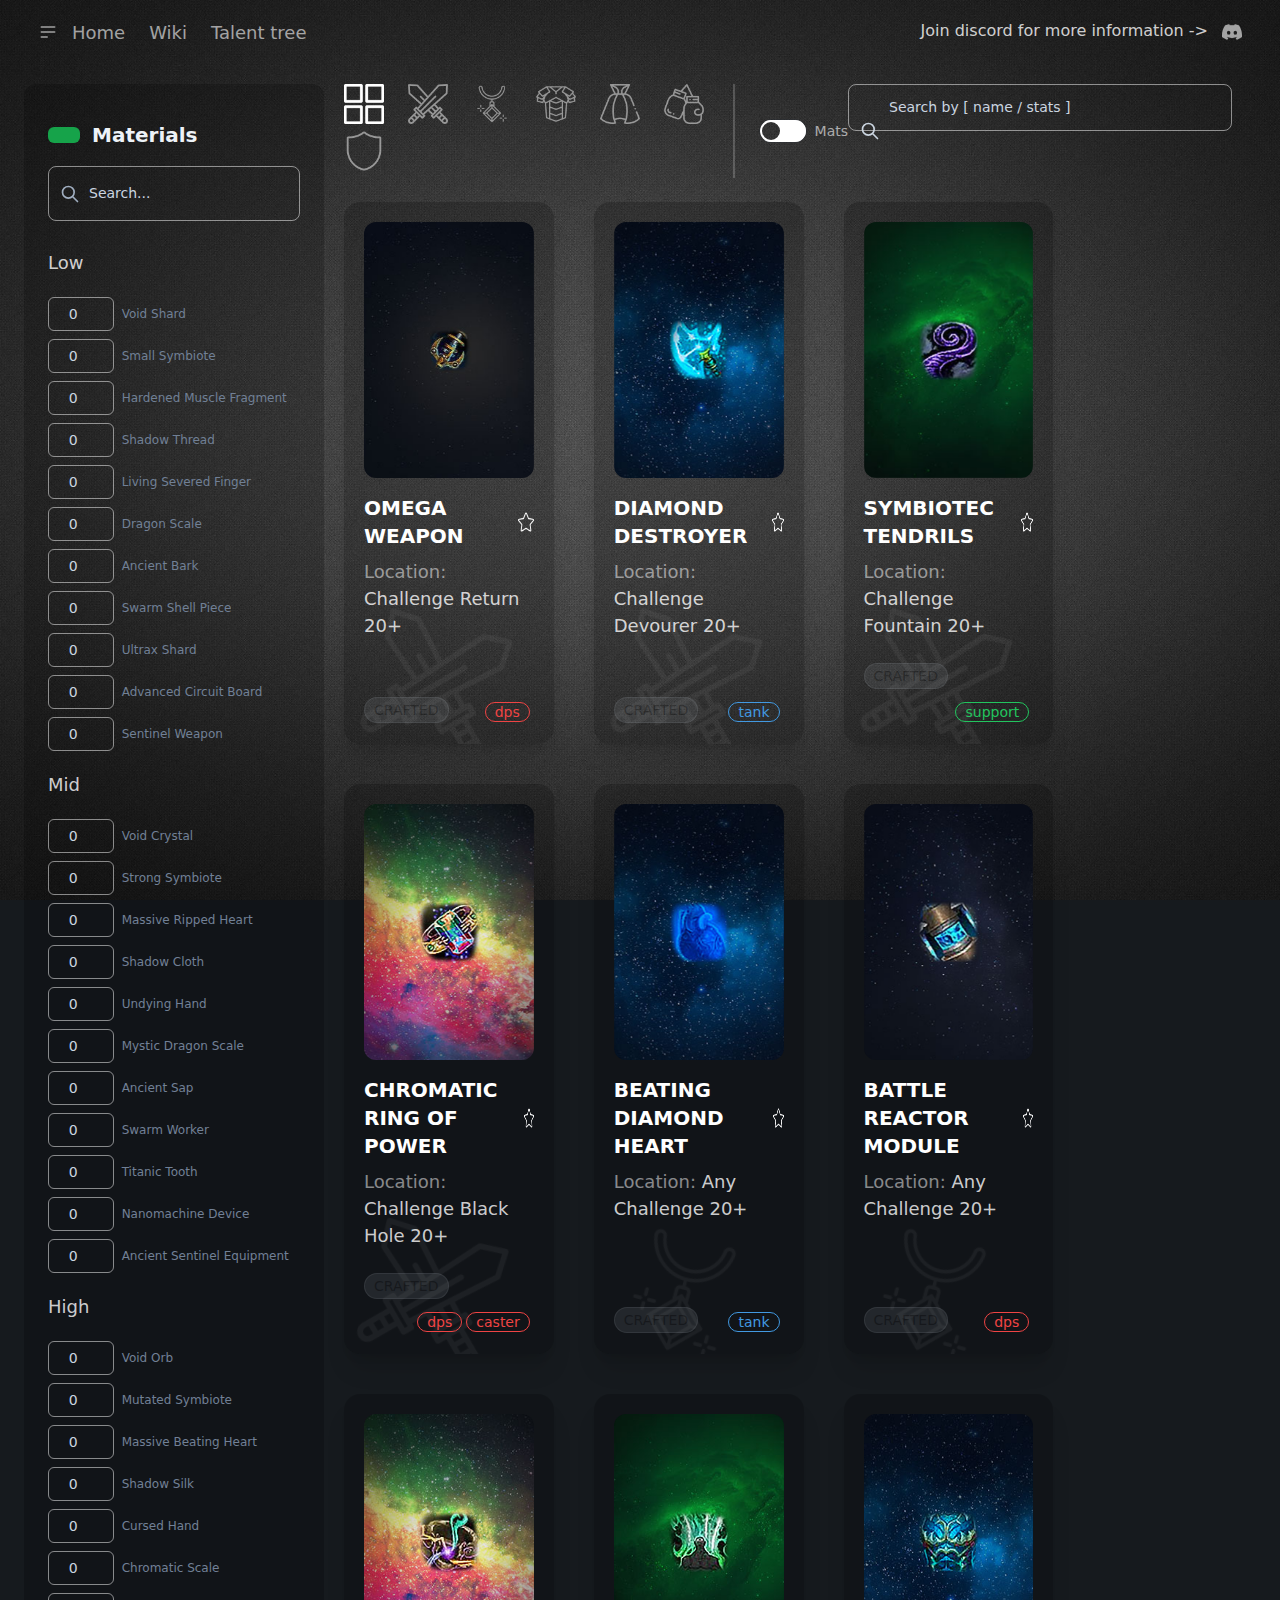
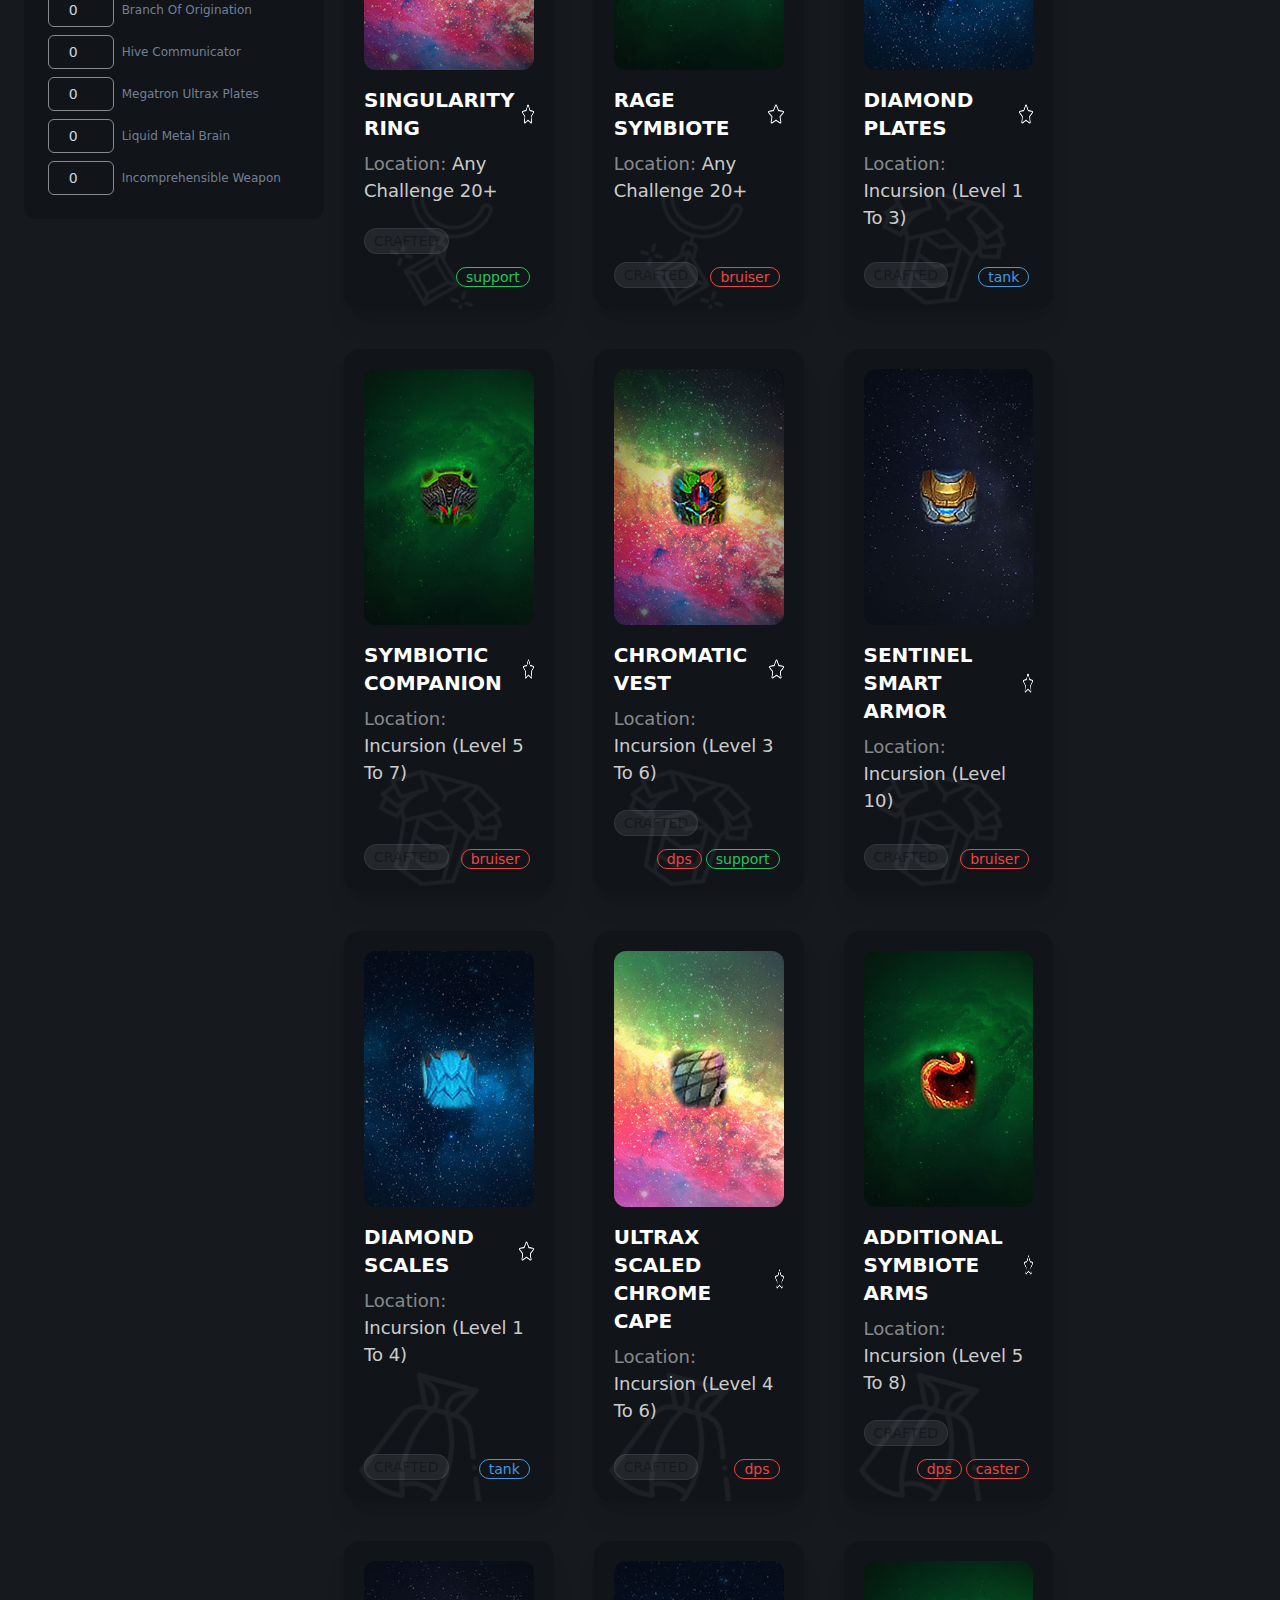
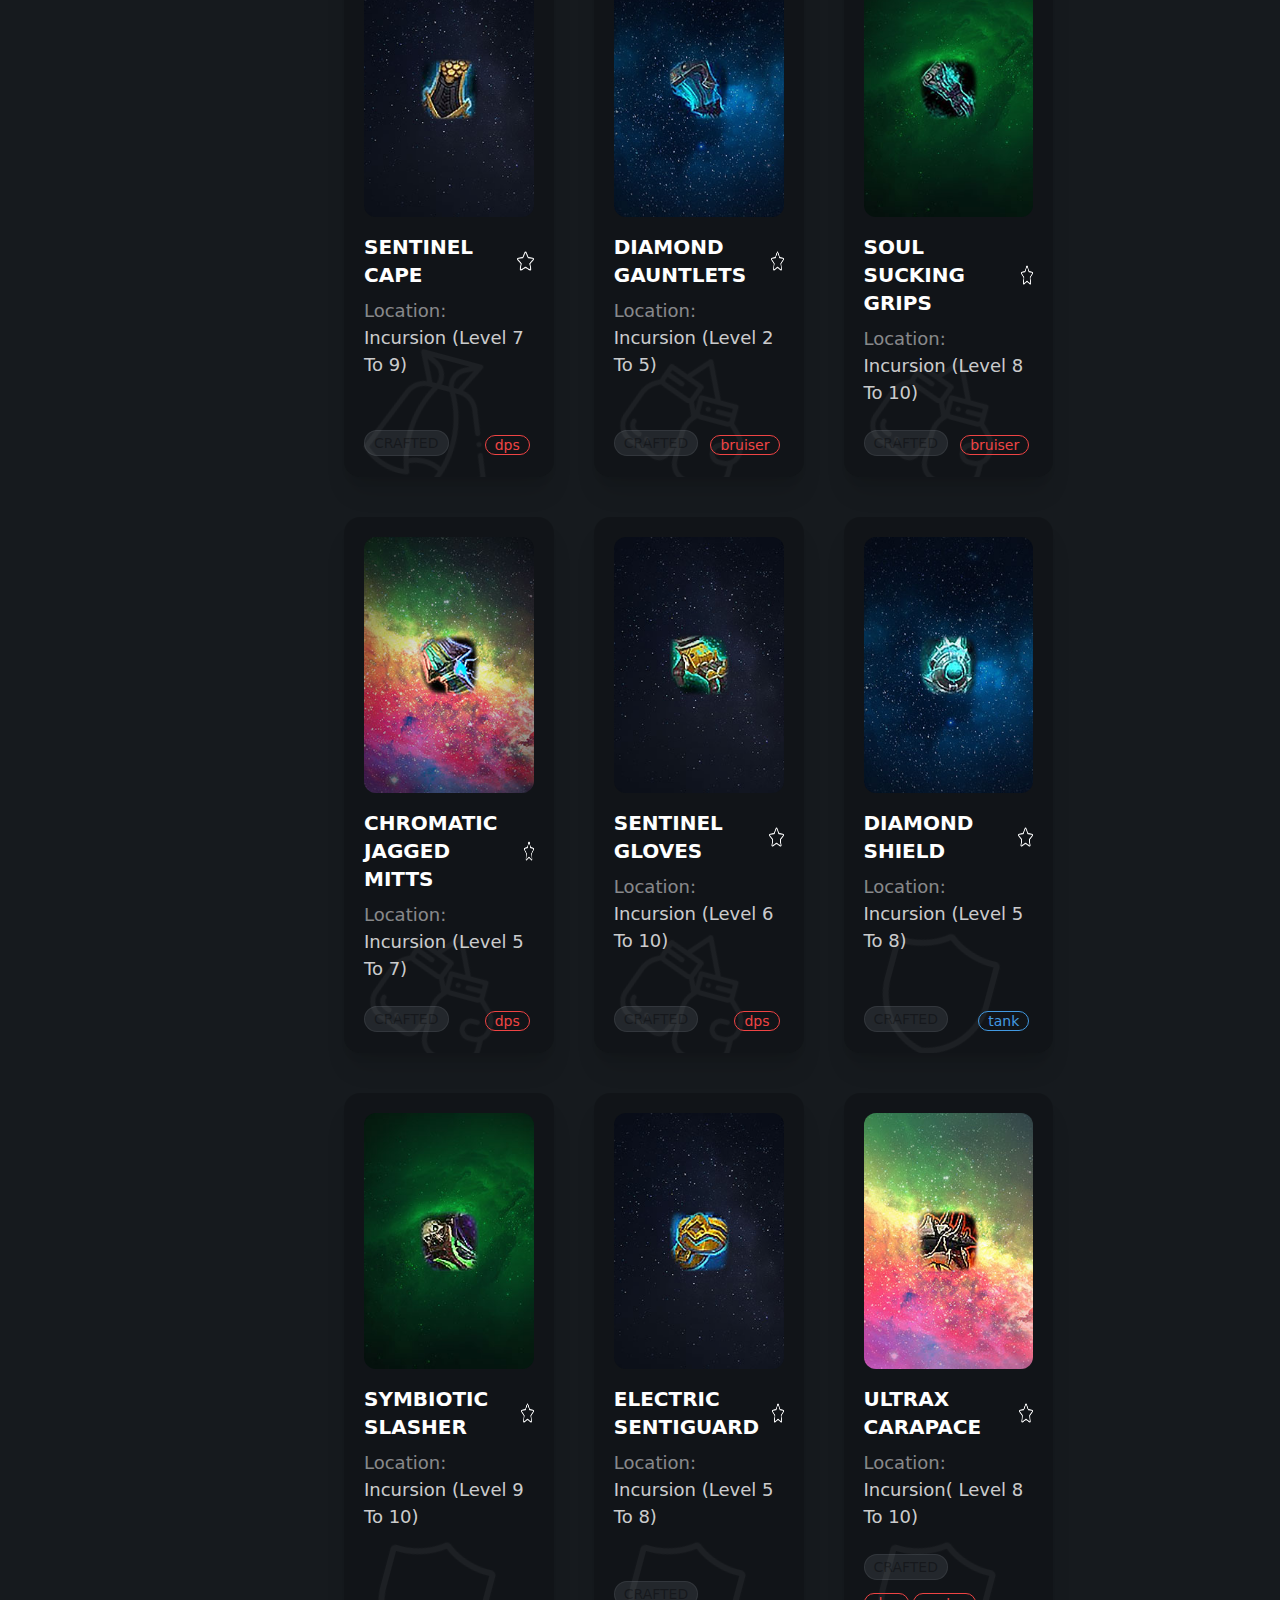
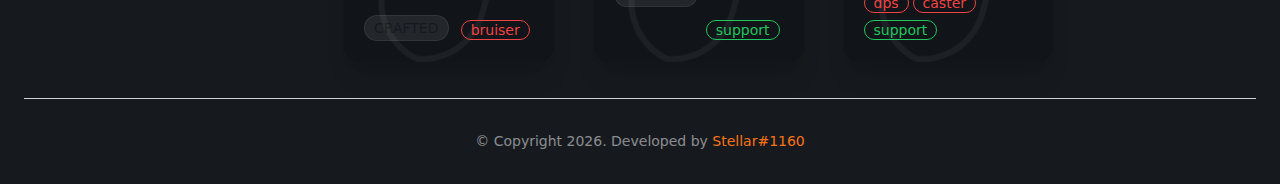
<file: index.html>
<!DOCTYPE html><html lang="en"><head><meta charSet="UTF-8"/><meta name="viewport" content="width=device-width,initial-scale=1"/><link rel="apple-touch-icon" href="/apple-touch-icon.png"/><link rel="icon" type="image/png" sizes="32x32" href="/favicon-32x32.png"/><link rel="icon" type="image/png" sizes="16x16" href="/favicon-16x16.png"/><link rel="icon" href="/cache/favicon.ico"/><title>Recipe tracker/browser | AOD</title><meta name="robots" content="index,follow"/><meta name="description" content="Warcraft 3 custom map : Aspect of doom warcraft 3 tracker/recipe browser"/><meta property="og:title" content="Recipe tracker/browser | AOD"/><meta property="og:description" content="Warcraft 3 custom map : Aspect of doom warcraft 3 tracker/recipe browser"/><meta property="og:locale" content="en"/><meta property="og:site_name" content="Aspect of Doom Recipe tracker/browser"/><meta name="next-head-count" content="13"/><link rel="preload" href="/_next/static/css/a76d19d7732ec321.css" as="style"/><link rel="stylesheet" href="/_next/static/css/a76d19d7732ec321.css" data-n-g=""/><noscript data-n-css=""></noscript><script defer="" nomodule="" src="/_next/static/chunks/polyfills-c67a75d1b6f99dc8.js"></script><script src="/_next/static/chunks/webpack-8fa1640cc84ba8fe.js" defer=""></script><script src="/_next/static/chunks/framework-2c79e2a64abdb08b.js" defer=""></script><script src="/_next/static/chunks/main-97927b8cd08b2c1f.js" defer=""></script><script src="/_next/static/chunks/pages/_app-4d382bb3f7b1df70.js" defer=""></script><script src="/_next/static/chunks/26-4fddab6bb4fc4953.js" defer=""></script><script src="/_next/static/chunks/pages/index-51849e0d36080316.js" defer=""></script><script src="/_next/static/M8z0GoXXw0bqTHX0f2Vg8/_buildManifest.js" defer=""></script><script src="/_next/static/M8z0GoXXw0bqTHX0f2Vg8/_ssgManifest.js" defer=""></script></head><body><div id="__next"><div class="w-full px-6 text-gray-700 antialiased"><div class="max-w-screen-xxl mx-auto overflow-x-hidden"><header class=""><div class="navbar p-0"><div class="navbar-start"><div class="dropdown"><label tabindex="0" class="btn-ghost btn-circle btn"><svg xmlns="http://www.w3.org/2000/svg" class="h-5 w-5 text-white/60" fill="none" viewBox="0 0 24 24" stroke="currentColor"><path stroke-linecap="round" stroke-linejoin="round" stroke-width="2" d="M4 6h16M4 12h16M4 18h7"></path></svg></label></div><nav><ul class="flex flex-wrap text-lg"><li class="mr-6"><a class="border-none text-white/60 hover:text-white" href="/">Home</a></li><li class="mr-6"><a class="border-none text-white/60 hover:text-white" href="https://sites.google.com/view/aspectofdoomrpg/item-wiki">Wiki</a></li><li class="mr-6"><a class="border-none text-white/60 hover:text-white" href="https://aspectofdoom.com/talent/" target="_blank" rel="noreferrer">Talent tree</a></li></ul></nav></div><div class="navbar-end"><p class="pb-[3px] text-white/80">Join discord for more information <!-- -->-&gt;</p><button class="btn-ghost btn-circle btn"><div class="indicator"><a class="border-none text-white/60 hover:text-white" target="_blank" href="https://discord.gg/aodrpg"><svg xmlns="http://www.w3.org/2000/svg" class="h-5 w-5 text-white/60" fill="none" viewBox="0 -28.5 256 256" stroke="currentColor"><g><path stroke-linecap="round" stroke-linejoin="round" stroke-width="2" d="M216.856339,16.5966031 C200.285002,8.84328665 182.566144,3.2084988 164.041564,0 C161.766523,4.11318106 159.108624,9.64549908 157.276099,14.0464379 C137.583995,11.0849896 118.072967,11.0849896 98.7430163,14.0464379 C96.9108417,9.64549908 94.1925838,4.11318106 91.8971895,0 C73.3526068,3.2084988 55.6133949,8.86399117 39.0420583,16.6376612 C5.61752293,67.146514 -3.4433191,116.400813 1.08711069,164.955721 C23.2560196,181.510915 44.7403634,191.567697 65.8621325,198.148576 C71.0772151,190.971126 75.7283628,183.341335 79.7352139,175.300261 C72.104019,172.400575 64.7949724,168.822202 57.8887866,164.667963 C59.7209612,163.310589 61.5131304,161.891452 63.2445898,160.431257 C105.36741,180.133187 151.134928,180.133187 192.754523,160.431257 C194.506336,161.891452 196.298154,163.310589 198.110326,164.667963 C191.183787,168.842556 183.854737,172.420929 176.223542,175.320965 C180.230393,183.341335 184.861538,190.991831 190.096624,198.16893 C211.238746,191.588051 232.743023,181.531619 254.911949,164.955721 C260.227747,108.668201 245.831087,59.8662432 216.856339,16.5966031 Z M85.4738752,135.09489 C72.8290281,135.09489 62.4592217,123.290155 62.4592217,108.914901 C62.4592217,94.5396472 72.607595,82.7145587 85.4738752,82.7145587 C98.3405064,82.7145587 108.709962,94.5189427 108.488529,108.914901 C108.508531,123.290155 98.3405064,135.09489 85.4738752,135.09489 Z M170.525237,135.09489 C157.88039,135.09489 147.510584,123.290155 147.510584,108.914901 C147.510584,94.5396472 157.658606,82.7145587 170.525237,82.7145587 C183.391518,82.7145587 193.761324,94.5189427 193.539891,108.914901 C193.539891,123.290155 183.391518,135.09489 170.525237,135.09489 Z" fill="currentColor"></path></g></svg></a></div></button></div></div></header><main class="content flex items-start py-5 text-lg"><div class="sidebar min-w-[300px] w-[300px] rounded-xl bg-black/20 px-6 pt-8 pb-4 text-center lg:left-0"><div class="text-xl text-gray-100"><div class="mt-1 flex items-center pb-4"><i class="bi bi-app-indicator rounded-md bg-green-600 cursor-pointer px-4 py-2 tooltip tooltip-white" data-tip="ON/OFF"></i><h2 class="ml-3 text-[20px] font-bold text-gray-200">Materials</h2><i class="bi bi-x ml-28 cursor-pointer lg:hidden"></i></div></div><div class="relative mb-4"><div class="pointer-events-none absolute inset-y-0 left-0 flex items-center pl-3"><svg aria-hidden="true" class="h-5 w-5 text-gray-500 text-gray-400" fill="none" stroke="currentColor" viewBox="0 0 24 24" xmlns="http://www.w3.org/2000/svg"><path stroke-linecap="round" stroke-linejoin="round" stroke-width="2" d="M21 21l-6-6m2-5a7 7 0 11-14 0 7 7 0 0114 0z"></path></svg></div><input type="search" id="default-search" class="block w-full rounded-lg border border-white/50 bg-transparent p-4 pl-10 text-sm text-gray-900 text-white placeholder:text-gray-400 focus:border-white focus:ring-green-500" placeholder="Search..." required=""/></div><div class="text-left capitalize text-white"><div class="collapse-title p-0 pt-3 text-white/80">low</div><div class="p-0"><div class="mb-2"><div class="inline-flex justify-between rounded border-white/50 "><input placeholder="0" class="w-1/3 rounded-md border border-white/50 bg-transparent py-1 px-2 text-center  text-sm text-white focus:outline-none" type="number" min="0"/><label class="w-full select-none p-2 text-left text-xs text-gray-600">void shard</label></div></div><div class="mb-2"><div class="inline-flex justify-between rounded border-white/50 "><input placeholder="0" class="w-1/3 rounded-md border border-white/50 bg-transparent py-1 px-2 text-center  text-sm text-white focus:outline-none" type="number" min="0"/><label class="w-full select-none p-2 text-left text-xs text-gray-600">small symbiote</label></div></div><div class="mb-2"><div class="inline-flex justify-between rounded border-white/50 "><input placeholder="0" class="w-1/3 rounded-md border border-white/50 bg-transparent py-1 px-2 text-center  text-sm text-white focus:outline-none" type="number" min="0"/><label class="w-full select-none p-2 text-left text-xs text-gray-600">hardened muscle fragment</label></div></div><div class="mb-2"><div class="inline-flex justify-between rounded border-white/50 "><input placeholder="0" class="w-1/3 rounded-md border border-white/50 bg-transparent py-1 px-2 text-center  text-sm text-white focus:outline-none" type="number" min="0"/><label class="w-full select-none p-2 text-left text-xs text-gray-600">shadow thread</label></div></div><div class="mb-2"><div class="inline-flex justify-between rounded border-white/50 "><input placeholder="0" class="w-1/3 rounded-md border border-white/50 bg-transparent py-1 px-2 text-center  text-sm text-white focus:outline-none" type="number" min="0"/><label class="w-full select-none p-2 text-left text-xs text-gray-600">living severed finger</label></div></div><div class="mb-2"><div class="inline-flex justify-between rounded border-white/50 "><input placeholder="0" class="w-1/3 rounded-md border border-white/50 bg-transparent py-1 px-2 text-center  text-sm text-white focus:outline-none" type="number" min="0"/><label class="w-full select-none p-2 text-left text-xs text-gray-600">dragon scale</label></div></div><div class="mb-2"><div class="inline-flex justify-between rounded border-white/50 "><input placeholder="0" class="w-1/3 rounded-md border border-white/50 bg-transparent py-1 px-2 text-center  text-sm text-white focus:outline-none" type="number" min="0"/><label class="w-full select-none p-2 text-left text-xs text-gray-600">ancient bark</label></div></div><div class="mb-2"><div class="inline-flex justify-between rounded border-white/50 "><input placeholder="0" class="w-1/3 rounded-md border border-white/50 bg-transparent py-1 px-2 text-center  text-sm text-white focus:outline-none" type="number" min="0"/><label class="w-full select-none p-2 text-left text-xs text-gray-600">swarm shell piece</label></div></div><div class="mb-2"><div class="inline-flex justify-between rounded border-white/50 "><input placeholder="0" class="w-1/3 rounded-md border border-white/50 bg-transparent py-1 px-2 text-center  text-sm text-white focus:outline-none" type="number" min="0"/><label class="w-full select-none p-2 text-left text-xs text-gray-600">ultrax shard</label></div></div><div class="mb-2"><div class="inline-flex justify-between rounded border-white/50 "><input placeholder="0" class="w-1/3 rounded-md border border-white/50 bg-transparent py-1 px-2 text-center  text-sm text-white focus:outline-none" type="number" min="0"/><label class="w-full select-none p-2 text-left text-xs text-gray-600">advanced circuit board</label></div></div><div class="mb-2"><div class="inline-flex justify-between rounded border-white/50 "><input placeholder="0" class="w-1/3 rounded-md border border-white/50 bg-transparent py-1 px-2 text-center  text-sm text-white focus:outline-none" type="number" min="0"/><label class="w-full select-none p-2 text-left text-xs text-gray-600">sentinel weapon</label></div></div></div></div><div class="text-left capitalize text-white"><div class="collapse-title p-0 pt-3 text-white/80">mid</div><div class="p-0"><div class="mb-2"><div class="inline-flex justify-between rounded border-white/50 "><input placeholder="0" class="w-1/3 rounded-md border border-white/50 bg-transparent py-1 px-2 text-center  text-sm text-white focus:outline-none" type="number" min="0"/><label class="w-full select-none p-2 text-left text-xs text-gray-600">void crystal</label></div></div><div class="mb-2"><div class="inline-flex justify-between rounded border-white/50 "><input placeholder="0" class="w-1/3 rounded-md border border-white/50 bg-transparent py-1 px-2 text-center  text-sm text-white focus:outline-none" type="number" min="0"/><label class="w-full select-none p-2 text-left text-xs text-gray-600">strong symbiote</label></div></div><div class="mb-2"><div class="inline-flex justify-between rounded border-white/50 "><input placeholder="0" class="w-1/3 rounded-md border border-white/50 bg-transparent py-1 px-2 text-center  text-sm text-white focus:outline-none" type="number" min="0"/><label class="w-full select-none p-2 text-left text-xs text-gray-600">massive ripped heart</label></div></div><div class="mb-2"><div class="inline-flex justify-between rounded border-white/50 "><input placeholder="0" class="w-1/3 rounded-md border border-white/50 bg-transparent py-1 px-2 text-center  text-sm text-white focus:outline-none" type="number" min="0"/><label class="w-full select-none p-2 text-left text-xs text-gray-600">shadow cloth</label></div></div><div class="mb-2"><div class="inline-flex justify-between rounded border-white/50 "><input placeholder="0" class="w-1/3 rounded-md border border-white/50 bg-transparent py-1 px-2 text-center  text-sm text-white focus:outline-none" type="number" min="0"/><label class="w-full select-none p-2 text-left text-xs text-gray-600">undying hand</label></div></div><div class="mb-2"><div class="inline-flex justify-between rounded border-white/50 "><input placeholder="0" class="w-1/3 rounded-md border border-white/50 bg-transparent py-1 px-2 text-center  text-sm text-white focus:outline-none" type="number" min="0"/><label class="w-full select-none p-2 text-left text-xs text-gray-600">mystic dragon scale</label></div></div><div class="mb-2"><div class="inline-flex justify-between rounded border-white/50 "><input placeholder="0" class="w-1/3 rounded-md border border-white/50 bg-transparent py-1 px-2 text-center  text-sm text-white focus:outline-none" type="number" min="0"/><label class="w-full select-none p-2 text-left text-xs text-gray-600">ancient sap</label></div></div><div class="mb-2"><div class="inline-flex justify-between rounded border-white/50 "><input placeholder="0" class="w-1/3 rounded-md border border-white/50 bg-transparent py-1 px-2 text-center  text-sm text-white focus:outline-none" type="number" min="0"/><label class="w-full select-none p-2 text-left text-xs text-gray-600">swarm worker</label></div></div><div class="mb-2"><div class="inline-flex justify-between rounded border-white/50 "><input placeholder="0" class="w-1/3 rounded-md border border-white/50 bg-transparent py-1 px-2 text-center  text-sm text-white focus:outline-none" type="number" min="0"/><label class="w-full select-none p-2 text-left text-xs text-gray-600">titanic tooth</label></div></div><div class="mb-2"><div class="inline-flex justify-between rounded border-white/50 "><input placeholder="0" class="w-1/3 rounded-md border border-white/50 bg-transparent py-1 px-2 text-center  text-sm text-white focus:outline-none" type="number" min="0"/><label class="w-full select-none p-2 text-left text-xs text-gray-600">nanomachine device</label></div></div><div class="mb-2"><div class="inline-flex justify-between rounded border-white/50 "><input placeholder="0" class="w-1/3 rounded-md border border-white/50 bg-transparent py-1 px-2 text-center  text-sm text-white focus:outline-none" type="number" min="0"/><label class="w-full select-none p-2 text-left text-xs text-gray-600">ancient sentinel equipment</label></div></div></div></div><div class="text-left capitalize text-white"><div class="collapse-title p-0 pt-3 text-white/80">high</div><div class="p-0"><div class="mb-2"><div class="inline-flex justify-between rounded border-white/50 "><input placeholder="0" class="w-1/3 rounded-md border border-white/50 bg-transparent py-1 px-2 text-center  text-sm text-white focus:outline-none" type="number" min="0"/><label class="w-full select-none p-2 text-left text-xs text-gray-600">void orb</label></div></div><div class="mb-2"><div class="inline-flex justify-between rounded border-white/50 "><input placeholder="0" class="w-1/3 rounded-md border border-white/50 bg-transparent py-1 px-2 text-center  text-sm text-white focus:outline-none" type="number" min="0"/><label class="w-full select-none p-2 text-left text-xs text-gray-600">mutated symbiote</label></div></div><div class="mb-2"><div class="inline-flex justify-between rounded border-white/50 "><input placeholder="0" class="w-1/3 rounded-md border border-white/50 bg-transparent py-1 px-2 text-center  text-sm text-white focus:outline-none" type="number" min="0"/><label class="w-full select-none p-2 text-left text-xs text-gray-600">massive beating heart</label></div></div><div class="mb-2"><div class="inline-flex justify-between rounded border-white/50 "><input placeholder="0" class="w-1/3 rounded-md border border-white/50 bg-transparent py-1 px-2 text-center  text-sm text-white focus:outline-none" type="number" min="0"/><label class="w-full select-none p-2 text-left text-xs text-gray-600">shadow silk</label></div></div><div class="mb-2"><div class="inline-flex justify-between rounded border-white/50 "><input placeholder="0" class="w-1/3 rounded-md border border-white/50 bg-transparent py-1 px-2 text-center  text-sm text-white focus:outline-none" type="number" min="0"/><label class="w-full select-none p-2 text-left text-xs text-gray-600">cursed hand</label></div></div><div class="mb-2"><div class="inline-flex justify-between rounded border-white/50 "><input placeholder="0" class="w-1/3 rounded-md border border-white/50 bg-transparent py-1 px-2 text-center  text-sm text-white focus:outline-none" type="number" min="0"/><label class="w-full select-none p-2 text-left text-xs text-gray-600">chromatic scale</label></div></div><div class="mb-2"><div class="inline-flex justify-between rounded border-white/50 "><input placeholder="0" class="w-1/3 rounded-md border border-white/50 bg-transparent py-1 px-2 text-center  text-sm text-white focus:outline-none" type="number" min="0"/><label class="w-full select-none p-2 text-left text-xs text-gray-600">branch of origination</label></div></div><div class="mb-2"><div class="inline-flex justify-between rounded border-white/50 "><input placeholder="0" class="w-1/3 rounded-md border border-white/50 bg-transparent py-1 px-2 text-center  text-sm text-white focus:outline-none" type="number" min="0"/><label class="w-full select-none p-2 text-left text-xs text-gray-600">hive communicator</label></div></div><div class="mb-2"><div class="inline-flex justify-between rounded border-white/50 "><input placeholder="0" class="w-1/3 rounded-md border border-white/50 bg-transparent py-1 px-2 text-center  text-sm text-white focus:outline-none" type="number" min="0"/><label class="w-full select-none p-2 text-left text-xs text-gray-600">megatron ultrax plates</label></div></div><div class="mb-2"><div class="inline-flex justify-between rounded border-white/50 "><input placeholder="0" class="w-1/3 rounded-md border border-white/50 bg-transparent py-1 px-2 text-center  text-sm text-white focus:outline-none" type="number" min="0"/><label class="w-full select-none p-2 text-left text-xs text-gray-600">liquid metal brain</label></div></div><div class="mb-2"><div class="inline-flex justify-between rounded border-white/50 "><input placeholder="0" class="w-1/3 rounded-md border border-white/50 bg-transparent py-1 px-2 text-center  text-sm text-white focus:outline-none" type="number" min="0"/><label class="w-full select-none p-2 text-left text-xs text-gray-600">incomprehensible weapon</label></div></div></div></div></div><div class="equipment-list-container w-full pl-5"><nav class="mb-6 flex text-white/60"><ul class="flex flex-wrap text-lg text-white/60"><li class="mr-6"><button class="tooltip-white tooltip" data-tip="ALL"><img class="h-10 w-10 opacity-100 duration-500 hover:opacity-100" src="/assets/images/equipment/icon-all.png" alt="all"/></button></li><li class="mr-6"><button class="tooltip-white tooltip" data-tip="weapon"><img class="h-10 w-10 opacity-50 duration-500 hover:opacity-100" src="/assets/images/equipment/icon-weapon.png" alt="weapon"/></button></li><li class="mr-6"><button class="tooltip-white tooltip" data-tip="trinket"><img class="h-10 w-10 opacity-50 duration-500 hover:opacity-100" src="/assets/images/equipment/icon-trinket.png" alt="trinket"/></button></li><li class="mr-6"><button class="tooltip-white tooltip" data-tip="armor"><img class="h-10 w-10 opacity-50 duration-500 hover:opacity-100" src="/assets/images/equipment/icon-armor.png" alt="armor"/></button></li><li class="mr-6"><button class="tooltip-white tooltip" data-tip="cloak"><img class="h-10 w-10 opacity-50 duration-500 hover:opacity-100" src="/assets/images/equipment/icon-cloak.png" alt="cloak"/></button></li><li class="mr-6"><button class="tooltip-white tooltip" data-tip="gloves"><img class="h-10 w-10 opacity-50 duration-500 hover:opacity-100" src="/assets/images/equipment/icon-gloves.png" alt="gloves"/></button></li><li class="mr-6"><button class="tooltip-white tooltip" data-tip="shield"><img class="h-10 w-10 opacity-50 duration-500 hover:opacity-100" src="/assets/images/equipment/icon-shield.png" alt="shield"/></button></li></ul><span class="w-0.5 bg-white/20"></span><ul class="ml-6 flex flex-wrap text-lg text-white/60"><label class="label flex cursor-pointer gap-2 p-0"><input type="checkbox" class="toggle-primary toggle bg-transparent"/><span class="label-text text-white/60">Mats</span></label></ul><div class="ml-auto flex"><div class="relative mr-6"><div class="pointer-events-none absolute inset-y-0 left-0 flex items-center pl-3"><svg aria-hidden="true" class="h-5 w-5 text-gray-400" fill="none" stroke="currentColor" viewBox="0 0 24 24" xmlns="http://www.w3.org/2000/svg"><path stroke-linecap="round" stroke-linejoin="round" stroke-width="2" d="M21 21l-6-6m2-5a7 7 0 11-14 0 7 7 0 0114 0z"></path></svg></div><input type="search" class="transition-width block w-96 rounded-lg border border-white/50 bg-transparent p-3 pl-10 text-sm text-white/80 text-gray-900 text-white duration-500 placeholder:text-gray-400 focus:border-white focus:outline-0 focus:ring-green-500" placeholder="Search by [ name / stats ]" required=""/></div><button class="tooltip-white tooltip ml-auto" data-tip="My List"><img class="h-10 w-10 opacity-50 duration-500 hover:opacity-100" src="/assets/images/equipment/icon-favorite.png" alt="all"/></button></div></nav><div class="equipment-container"><section class="flex flex-wrap gap-10"><div class="card w-[23%] overflow-hidden bg-black/20 bg-base-100 p-5 shadow-xl"><div style="background:url(/assets/images/equipment/icon-weapon.png) center/cover no-repeat;background-size:60%;background-position:bottom right;opacity:5%;width:100%;height:100%;position:absolute;bottom:0;right:0;transform:rotate(15deg);z-index:0"></div><div class="group h-64 w-full overflow-hidden rounded-xl [perspective:1000px]"><article class="relative h-full w-full shadow-xl transition-all duration-500 [transform-style:preserve-3d] group-hover:[transform:rotateY(180deg)]"><figure class="absolute inset-0" style="background:url(/assets/images/equipment/omega.jpg) center/cover no-repeat"></figure><div class="absolute inset-0 h-full w-full bg-black/60 p-2 text-center text-slate-200 delay-150 group-hover:opacity-0 opacity-0"><div class="flex min-h-full flex-col items-center justify-center"><p class="m-0 text-base ">advanced circuit board<!-- --> <!-- -->3</p><p class="m-0 text-base ">sentinel weapon<!-- --> <!-- -->2</p><p class="m-0 text-base ">nanomachine device<!-- --> <!-- -->1</p><p class="m-0 text-base ">ancient sentinel equipment<!-- --> <!-- -->1</p><p class="m-0 text-base ">incomprehensible weapon<!-- --> <!-- -->1</p><p class="m-0 text-base ">void orb<!-- --> <!-- -->1</p><p class="m-0 text-base ">world essence<!-- --> <!-- -->2</p></div></div><div class="absolute inset-0 h-full w-full bg-black/50 p-2 text-center text-slate-200 [transform:rotateY(180deg)] [backface-visibility:hidden] "><div class="flex min-h-full flex-col items-center justify-center"><p class="m-0 text-base ">6,500,000 damage</p><p class="m-0 text-base ">750,000 stats</p><p class="m-0 text-base ">160,000 armor</p><p class="m-0 text-base ">800% damage</p><p class="m-0 text-base text-orange-500">attacks strike twice</p><p class="m-0 text-base text-orange-500">attacks have 1% chance to increase damage by 300% for 10 secs</p></div></div></article></div><div class="card-body relative p-0 pt-4"><h3 class="card-title uppercase text-white">omega weapon<button class="h-5 w-5"><img class="h-5 w-5 duration-500 hover:opacity-100" src="/assets/images/equipment/icon-unfavorite.png" alt="all"/></button></h3><p class="text-white/50">Location:<!-- --> <span class="capitalize text-white/80">challenge return 20+</span></p><div class="card-actions relative mt-4 text-white/80"><div class="badge-secondary badge cursor-pointer border-gray-400/20 bg-gray-400/20 text-black/50 opacity-50 duration-500 hover:border-gray-400 hover:bg-gray-400 hover:text-black/70 py-3">CRAFTED</div><div class="ml-auto"><div class="badge-outline badge mr-1 lowercase border-red-500 text-red-500">dps</div></div></div></div></div><div class="card w-[23%] overflow-hidden bg-black/20 bg-base-100 p-5 shadow-xl"><div style="background:url(/assets/images/equipment/icon-weapon.png) center/cover no-repeat;background-size:60%;background-position:bottom right;opacity:5%;width:100%;height:100%;position:absolute;bottom:0;right:0;transform:rotate(15deg);z-index:0"></div><div class="group h-64 w-full overflow-hidden rounded-xl [perspective:1000px]"><article class="relative h-full w-full shadow-xl transition-all duration-500 [transform-style:preserve-3d] group-hover:[transform:rotateY(180deg)]"><figure class="absolute inset-0" style="background:url(/assets/images/equipment/diamond_destroyer.jpg) center/cover no-repeat"></figure><div class="absolute inset-0 h-full w-full bg-black/60 p-2 text-center text-slate-200 delay-150 group-hover:opacity-0 opacity-0"><div class="flex min-h-full flex-col items-center justify-center"><p class="m-0 text-base ">sentinel weapon<!-- --> <!-- -->3</p><p class="m-0 text-base ">ultrax shard<!-- --> <!-- -->2</p><p class="m-0 text-base ">ancient sentinel equipment<!-- --> <!-- -->1</p><p class="m-0 text-base ">strong symbiote<!-- --> <!-- -->1</p><p class="m-0 text-base ">incomprehensible weapon<!-- --> <!-- -->1</p><p class="m-0 text-base ">megatron ultrax plates<!-- --> <!-- -->1</p><p class="m-0 text-base ">world essence<!-- --> <!-- -->2</p></div></div><div class="absolute inset-0 h-full w-full bg-black/50 p-2 text-center text-slate-200 [transform:rotateY(180deg)] [backface-visibility:hidden] "><div class="flex min-h-full flex-col items-center justify-center"><p class="m-0 text-base ">2,000,000 damage</p><p class="m-0 text-base ">1,000,000 stats</p><p class="m-0 text-base ">650%+ damage</p><p class="m-0 text-base ">250,000 armor</p><p class="m-0 text-base ">20%+ damage reduction</p><p class="m-0 text-base text-orange-500">10% chance to deal 4000% damage to target</p><p class="m-0 text-base text-orange-500">15% chance to absorb damage received</p></div></div></article></div><div class="card-body relative p-0 pt-4"><h3 class="card-title uppercase text-white">diamond destroyer<button class="h-5 w-5"><img class="h-5 w-5 duration-500 hover:opacity-100" src="/assets/images/equipment/icon-unfavorite.png" alt="all"/></button></h3><p class="text-white/50">Location:<!-- --> <span class="capitalize text-white/80">challenge devourer 20+</span></p><div class="card-actions relative mt-4 text-white/80"><div class="badge-secondary badge cursor-pointer border-gray-400/20 bg-gray-400/20 text-black/50 opacity-50 duration-500 hover:border-gray-400 hover:bg-gray-400 hover:text-black/70 py-3">CRAFTED</div><div class="ml-auto"><div class="badge-outline badge mr-1 lowercase border-blue-500 text-blue-500">tank</div></div></div></div></div><div class="card w-[23%] overflow-hidden bg-black/20 bg-base-100 p-5 shadow-xl"><div style="background:url(/assets/images/equipment/icon-weapon.png) center/cover no-repeat;background-size:60%;background-position:bottom right;opacity:5%;width:100%;height:100%;position:absolute;bottom:0;right:0;transform:rotate(15deg);z-index:0"></div><div class="group h-64 w-full overflow-hidden rounded-xl [perspective:1000px]"><article class="relative h-full w-full shadow-xl transition-all duration-500 [transform-style:preserve-3d] group-hover:[transform:rotateY(180deg)]"><figure class="absolute inset-0" style="background:url(/assets/images/equipment/symbiote_tendrils.jpg) center/cover no-repeat"></figure><div class="absolute inset-0 h-full w-full bg-black/60 p-2 text-center text-slate-200 delay-150 group-hover:opacity-0 opacity-0"><div class="flex min-h-full flex-col items-center justify-center"><p class="m-0 text-base ">small symbiote<!-- --> <!-- -->3</p><p class="m-0 text-base ">hardened muscle fragment<!-- --> <!-- -->2</p><p class="m-0 text-base ">ancient sentinel equipment<!-- --> <!-- -->1</p><p class="m-0 text-base ">strong symbiote<!-- --> <!-- -->1</p><p class="m-0 text-base ">massive beating heart<!-- --> <!-- -->1</p><p class="m-0 text-base ">mutated symbiote<!-- --> <!-- -->1</p><p class="m-0 text-base ">world essence<!-- --> <!-- -->2</p></div></div><div class="absolute inset-0 h-full w-full bg-black/50 p-2 text-center text-slate-200 [transform:rotateY(180deg)] [backface-visibility:hidden] "><div class="flex min-h-full flex-col items-center justify-center"><p class="m-0 text-base ">4,000,000 damage</p><p class="m-0 text-base ">100,000 stats</p><p class="m-0 text-base ">200,000 armor</p><p class="m-0 text-base ">800% damage</p><p class="m-0 text-base text-orange-500">symbiotic fusion: attack an ally to hel them for 30% hp and 10% mp (20 seconds cd)</p></div></div></article></div><div class="card-body relative p-0 pt-4"><h3 class="card-title uppercase text-white">symbiotec tendrils<button class="h-5 w-5"><img class="h-5 w-5 duration-500 hover:opacity-100" src="/assets/images/equipment/icon-unfavorite.png" alt="all"/></button></h3><p class="text-white/50">Location:<!-- --> <span class="capitalize text-white/80">challenge fountain 20+</span></p><div class="card-actions relative mt-4 text-white/80"><div class="badge-secondary badge cursor-pointer border-gray-400/20 bg-gray-400/20 text-black/50 opacity-50 duration-500 hover:border-gray-400 hover:bg-gray-400 hover:text-black/70 py-3">CRAFTED</div><div class="ml-auto"><div class="badge-outline badge mr-1 lowercase border-green-500 text-green-500">support</div></div></div></div></div><div class="card w-[23%] overflow-hidden bg-black/20 bg-base-100 p-5 shadow-xl"><div style="background:url(/assets/images/equipment/icon-weapon.png) center/cover no-repeat;background-size:60%;background-position:bottom right;opacity:5%;width:100%;height:100%;position:absolute;bottom:0;right:0;transform:rotate(15deg);z-index:0"></div><div class="group h-64 w-full overflow-hidden rounded-xl [perspective:1000px]"><article class="relative h-full w-full shadow-xl transition-all duration-500 [transform-style:preserve-3d] group-hover:[transform:rotateY(180deg)]"><figure class="absolute inset-0" style="background:url(/assets/images/equipment/chromatic_ring.jpg) center/cover no-repeat"></figure><div class="absolute inset-0 h-full w-full bg-black/60 p-2 text-center text-slate-200 delay-150 group-hover:opacity-0 opacity-0"><div class="flex min-h-full flex-col items-center justify-center"><p class="m-0 text-base ">ultrax shard<!-- --> <!-- -->3</p><p class="m-0 text-base ">dragon scale<!-- --> <!-- -->2</p><p class="m-0 text-base ">void crystal<!-- --> <!-- -->1</p><p class="m-0 text-base ">titanic tooth<!-- --> <!-- -->1</p><p class="m-0 text-base ">megatron ultrax plates<!-- --> <!-- -->1</p><p class="m-0 text-base ">hive communicator<!-- --> <!-- -->1</p><p class="m-0 text-base ">world essence<!-- --> <!-- -->2</p></div></div><div class="absolute inset-0 h-full w-full bg-black/50 p-2 text-center text-slate-200 [transform:rotateY(180deg)] [backface-visibility:hidden] "><div class="flex min-h-full flex-col items-center justify-center"><p class="m-0 text-base ">1,000,000 stats</p><p class="m-0 text-base ">100,000 armor</p><p class="m-0 text-base ">800% damage</p><p class="m-0 text-base text-orange-500">30% increased spell damage</p><p class="m-0 text-base text-orange-500">critical spell damage deals bonux x3 damage</p></div></div></article></div><div class="card-body relative p-0 pt-4"><h3 class="card-title uppercase text-white">chromatic ring of power<button class="h-5 w-5"><img class="h-5 w-5 duration-500 hover:opacity-100" src="/assets/images/equipment/icon-unfavorite.png" alt="all"/></button></h3><p class="text-white/50">Location:<!-- --> <span class="capitalize text-white/80">challenge black hole 20+</span></p><div class="card-actions relative mt-4 text-white/80"><div class="badge-secondary badge cursor-pointer border-gray-400/20 bg-gray-400/20 text-black/50 opacity-50 duration-500 hover:border-gray-400 hover:bg-gray-400 hover:text-black/70 py-3">CRAFTED</div><div class="ml-auto"><div class="badge-outline badge mr-1 lowercase border-red-500 text-red-500">dps</div><div class="badge-outline badge mr-1 lowercase border-red-500 text-red-500">caster</div></div></div></div></div><div class="card w-[23%] overflow-hidden bg-black/20 bg-base-100 p-5 shadow-xl"><div style="background:url(/assets/images/equipment/icon-trinket.png) center/cover no-repeat;background-size:60%;background-position:bottom right;opacity:5%;width:100%;height:100%;position:absolute;bottom:0;right:0;transform:rotate(15deg);z-index:0"></div><div class="group h-64 w-full overflow-hidden rounded-xl [perspective:1000px]"><article class="relative h-full w-full shadow-xl transition-all duration-500 [transform-style:preserve-3d] group-hover:[transform:rotateY(180deg)]"><figure class="absolute inset-0" style="background:url(/assets/images/equipment/diamond_heart.jpg) center/cover no-repeat"></figure><div class="absolute inset-0 h-full w-full bg-black/60 p-2 text-center text-slate-200 delay-150 group-hover:opacity-0 opacity-0"><div class="flex min-h-full flex-col items-center justify-center"><p class="m-0 text-base ">void shard<!-- --> <!-- -->3</p><p class="m-0 text-base ">shadow thread<!-- --> <!-- -->2</p><p class="m-0 text-base ">massive ripped heart<!-- --> <!-- -->1</p><p class="m-0 text-base ">swarm worker<!-- --> <!-- -->1</p><p class="m-0 text-base ">massive beating heart<!-- --> <!-- -->1</p><p class="m-0 text-base ">diamond soul nuclie<!-- --> <!-- -->1</p><p class="m-0 text-base ">world essence<!-- --> <!-- -->2</p></div></div><div class="absolute inset-0 h-full w-full bg-black/50 p-2 text-center text-slate-200 [transform:rotateY(180deg)] [backface-visibility:hidden] "><div class="flex min-h-full flex-col items-center justify-center"><p class="m-0 text-base ">stats +1,000,000</p><p class="m-0 text-base ">500% mana regen</p><p class="m-0 text-base ">200,000 armor</p><p class="m-0 text-base ">2,000,000 damage</p><p class="m-0 text-base text-orange-500">increase damage and damage reduction by 30%</p></div></div></article></div><div class="card-body relative p-0 pt-4"><h3 class="card-title uppercase text-white">beating diamond heart<button class="h-5 w-5"><img class="h-5 w-5 duration-500 hover:opacity-100" src="/assets/images/equipment/icon-unfavorite.png" alt="all"/></button></h3><p class="text-white/50">Location:<!-- --> <span class="capitalize text-white/80">any challenge 20+</span></p><div class="card-actions relative mt-4 text-white/80"><div class="badge-secondary badge cursor-pointer border-gray-400/20 bg-gray-400/20 text-black/50 opacity-50 duration-500 hover:border-gray-400 hover:bg-gray-400 hover:text-black/70 py-3">CRAFTED</div><div class="ml-auto"><div class="badge-outline badge mr-1 lowercase border-blue-500 text-blue-500">tank</div></div></div></div></div><div class="card w-[23%] overflow-hidden bg-black/20 bg-base-100 p-5 shadow-xl"><div style="background:url(/assets/images/equipment/icon-trinket.png) center/cover no-repeat;background-size:60%;background-position:bottom right;opacity:5%;width:100%;height:100%;position:absolute;bottom:0;right:0;transform:rotate(15deg);z-index:0"></div><div class="group h-64 w-full overflow-hidden rounded-xl [perspective:1000px]"><article class="relative h-full w-full shadow-xl transition-all duration-500 [transform-style:preserve-3d] group-hover:[transform:rotateY(180deg)]"><figure class="absolute inset-0" style="background:url(/assets/images/equipment/reactor.jpg) center/cover no-repeat"></figure><div class="absolute inset-0 h-full w-full bg-black/60 p-2 text-center text-slate-200 delay-150 group-hover:opacity-0 opacity-0"><div class="flex min-h-full flex-col items-center justify-center"><p class="m-0 text-base ">void shard<!-- --> <!-- -->3</p><p class="m-0 text-base ">sentinel weapon<!-- --> <!-- -->2</p><p class="m-0 text-base ">nanomachine device<!-- --> <!-- -->1</p><p class="m-0 text-base ">ancient sentinel equipment<!-- --> <!-- -->1</p><p class="m-0 text-base ">incomprehensible weapon<!-- --> <!-- -->1</p><p class="m-0 text-base ">spark of creation<!-- --> <!-- -->1</p><p class="m-0 text-base ">world essence<!-- --> <!-- -->2</p></div></div><div class="absolute inset-0 h-full w-full bg-black/50 p-2 text-center text-slate-200 [transform:rotateY(180deg)] [backface-visibility:hidden] "><div class="flex min-h-full flex-col items-center justify-center"><p class="m-0 text-base ">1,000,000 stats</p><p class="m-0 text-base ">500% mana regen</p><p class="m-0 text-base ">200,000 armor</p><p class="m-0 text-base ">4,000,000 damage</p><p class="m-0 text-base ">5000 armor penetration</p><p class="m-0 text-base text-orange-500">+30% evasion</p><p class="m-0 text-base text-orange-500">+30% crit chance x2</p></div></div></article></div><div class="card-body relative p-0 pt-4"><h3 class="card-title uppercase text-white">battle reactor module<button class="h-5 w-5"><img class="h-5 w-5 duration-500 hover:opacity-100" src="/assets/images/equipment/icon-unfavorite.png" alt="all"/></button></h3><p class="text-white/50">Location:<!-- --> <span class="capitalize text-white/80">any challenge 20+</span></p><div class="card-actions relative mt-4 text-white/80"><div class="badge-secondary badge cursor-pointer border-gray-400/20 bg-gray-400/20 text-black/50 opacity-50 duration-500 hover:border-gray-400 hover:bg-gray-400 hover:text-black/70 py-3">CRAFTED</div><div class="ml-auto"><div class="badge-outline badge mr-1 lowercase border-red-500 text-red-500">dps</div></div></div></div></div><div class="card w-[23%] overflow-hidden bg-black/20 bg-base-100 p-5 shadow-xl"><div style="background:url(/assets/images/equipment/icon-trinket.png) center/cover no-repeat;background-size:60%;background-position:bottom right;opacity:5%;width:100%;height:100%;position:absolute;bottom:0;right:0;transform:rotate(15deg);z-index:0"></div><div class="group h-64 w-full overflow-hidden rounded-xl [perspective:1000px]"><article class="relative h-full w-full shadow-xl transition-all duration-500 [transform-style:preserve-3d] group-hover:[transform:rotateY(180deg)]"><figure class="absolute inset-0" style="background:url(/assets/images/equipment/singularity.jpg) center/cover no-repeat"></figure><div class="absolute inset-0 h-full w-full bg-black/60 p-2 text-center text-slate-200 delay-150 group-hover:opacity-0 opacity-0"><div class="flex min-h-full flex-col items-center justify-center"><p class="m-0 text-base ">swarm shell piece<!-- --> <!-- -->3</p><p class="m-0 text-base ">ancient bark<!-- --> <!-- -->2</p><p class="m-0 text-base ">void crystal<!-- --> <!-- -->1</p><p class="m-0 text-base ">nanomachine device<!-- --> <!-- -->1</p><p class="m-0 text-base ">cursed hand<!-- --> <!-- -->1</p><p class="m-0 text-base ">???<!-- --> <!-- -->1</p><p class="m-0 text-base ">world essence<!-- --> <!-- -->2</p></div></div><div class="absolute inset-0 h-full w-full bg-black/50 p-2 text-center text-slate-200 [transform:rotateY(180deg)] [backface-visibility:hidden] "><div class="flex min-h-full flex-col items-center justify-center"><p class="m-0 text-base ">1,000,000 stats</p><p class="m-0 text-base ">500% mana regen</p><p class="m-0 text-base ">200,000 armor</p><p class="m-0 text-base ">2,000,000 damage</p><p class="m-0 text-base text-orange-500">attacking restores 0.3% mana</p><p class="m-0 text-base text-orange-500">spell casts restore 1% hp</p><p class="m-0 text-base text-orange-500">10% increased damage and damage reduction</p></div></div></article></div><div class="card-body relative p-0 pt-4"><h3 class="card-title uppercase text-white">singularity ring<button class="h-5 w-5"><img class="h-5 w-5 duration-500 hover:opacity-100" src="/assets/images/equipment/icon-unfavorite.png" alt="all"/></button></h3><p class="text-white/50">Location:<!-- --> <span class="capitalize text-white/80">any challenge 20+</span></p><div class="card-actions relative mt-4 text-white/80"><div class="badge-secondary badge cursor-pointer border-gray-400/20 bg-gray-400/20 text-black/50 opacity-50 duration-500 hover:border-gray-400 hover:bg-gray-400 hover:text-black/70 py-3">CRAFTED</div><div class="ml-auto"><div class="badge-outline badge mr-1 lowercase border-green-500 text-green-500">support</div></div></div></div></div><div class="card w-[23%] overflow-hidden bg-black/20 bg-base-100 p-5 shadow-xl"><div style="background:url(/assets/images/equipment/icon-trinket.png) center/cover no-repeat;background-size:60%;background-position:bottom right;opacity:5%;width:100%;height:100%;position:absolute;bottom:0;right:0;transform:rotate(15deg);z-index:0"></div><div class="group h-64 w-full overflow-hidden rounded-xl [perspective:1000px]"><article class="relative h-full w-full shadow-xl transition-all duration-500 [transform-style:preserve-3d] group-hover:[transform:rotateY(180deg)]"><figure class="absolute inset-0" style="background:url(/assets/images/equipment/symbiote_rage.jpg) center/cover no-repeat"></figure><div class="absolute inset-0 h-full w-full bg-black/60 p-2 text-center text-slate-200 delay-150 group-hover:opacity-0 opacity-0"><div class="flex min-h-full flex-col items-center justify-center"><p class="m-0 text-base ">void shard<!-- --> <!-- -->3</p><p class="m-0 text-base ">hardened muscle fragment<!-- --> <!-- -->2</p><p class="m-0 text-base ">strong symbiote<!-- --> <!-- -->1</p><p class="m-0 text-base ">swarm worker<!-- --> <!-- -->1</p><p class="m-0 text-base ">hive communicator<!-- --> <!-- -->1</p><p class="m-0 text-base ">endless power fruit<!-- --> <!-- -->1</p><p class="m-0 text-base ">world essence<!-- --> <!-- -->2</p></div></div><div class="absolute inset-0 h-full w-full bg-black/50 p-2 text-center text-slate-200 [transform:rotateY(180deg)] [backface-visibility:hidden] "><div class="flex min-h-full flex-col items-center justify-center"><p class="m-0 text-base ">1,000,000 stats</p><p class="m-0 text-base ">500% mana regen</p><p class="m-0 text-base ">200,000 armor</p><p class="m-0 text-base ">2,000,000 damage</p><p class="m-0 text-base text-orange-500">attacks can enrage you for 500% increase damage for 10 seconds</p><p class="m-0 text-base text-orange-500">being attacked can increase damage reduction by 80% for 10 seconds</p></div></div></article></div><div class="card-body relative p-0 pt-4"><h3 class="card-title uppercase text-white">rage symbiote<button class="h-5 w-5"><img class="h-5 w-5 duration-500 hover:opacity-100" src="/assets/images/equipment/icon-unfavorite.png" alt="all"/></button></h3><p class="text-white/50">Location:<!-- --> <span class="capitalize text-white/80">any challenge 20+</span></p><div class="card-actions relative mt-4 text-white/80"><div class="badge-secondary badge cursor-pointer border-gray-400/20 bg-gray-400/20 text-black/50 opacity-50 duration-500 hover:border-gray-400 hover:bg-gray-400 hover:text-black/70 py-3">CRAFTED</div><div class="ml-auto"><div class="badge-outline badge mr-1 lowercase border-red-500 text-red-500">bruiser</div></div></div></div></div><div class="card w-[23%] overflow-hidden bg-black/20 bg-base-100 p-5 shadow-xl"><div style="background:url(/assets/images/equipment/icon-armor.png) center/cover no-repeat;background-size:60%;background-position:bottom right;opacity:5%;width:100%;height:100%;position:absolute;bottom:0;right:0;transform:rotate(15deg);z-index:0"></div><div class="group h-64 w-full overflow-hidden rounded-xl [perspective:1000px]"><article class="relative h-full w-full shadow-xl transition-all duration-500 [transform-style:preserve-3d] group-hover:[transform:rotateY(180deg)]"><figure class="absolute inset-0" style="background:url(/assets/images/equipment/diamond_plates.jpg) center/cover no-repeat"></figure><div class="absolute inset-0 h-full w-full bg-black/60 p-2 text-center text-slate-200 delay-150 group-hover:opacity-0 opacity-0"><div class="flex min-h-full flex-col items-center justify-center"><p class="m-0 text-base ">ancient bark<!-- --> <!-- -->3</p><p class="m-0 text-base ">void shard<!-- --> <!-- -->2</p><p class="m-0 text-base ">mystic dragon scale<!-- --> <!-- -->1</p><p class="m-0 text-base ">titanic tooth<!-- --> <!-- -->1</p><p class="m-0 text-base ">chromatic scale<!-- --> <!-- -->1</p><p class="m-0 text-base ">black steel plates<!-- --> <!-- -->1</p><p class="m-0 text-base ">world essence<!-- --> <!-- -->2</p></div></div><div class="absolute inset-0 h-full w-full bg-black/50 p-2 text-center text-slate-200 [transform:rotateY(180deg)] [backface-visibility:hidden] "><div class="flex min-h-full flex-col items-center justify-center"><p class="m-0 text-base ">350,000 stats</p><p class="m-0 text-base ">160,000 armor</p><p class="m-0 text-base ">35% damage reduction</p></div></div></article></div><div class="card-body relative p-0 pt-4"><h3 class="card-title uppercase text-white">diamond plates<button class="h-5 w-5"><img class="h-5 w-5 duration-500 hover:opacity-100" src="/assets/images/equipment/icon-unfavorite.png" alt="all"/></button></h3><p class="text-white/50">Location:<!-- --> <span class="capitalize text-white/80">incursion (Level 1 to 3)</span></p><div class="card-actions relative mt-4 text-white/80"><div class="badge-secondary badge cursor-pointer border-gray-400/20 bg-gray-400/20 text-black/50 opacity-50 duration-500 hover:border-gray-400 hover:bg-gray-400 hover:text-black/70 py-3">CRAFTED</div><div class="ml-auto"><div class="badge-outline badge mr-1 lowercase border-blue-500 text-blue-500">tank</div></div></div></div></div><div class="card w-[23%] overflow-hidden bg-black/20 bg-base-100 p-5 shadow-xl"><div style="background:url(/assets/images/equipment/icon-armor.png) center/cover no-repeat;background-size:60%;background-position:bottom right;opacity:5%;width:100%;height:100%;position:absolute;bottom:0;right:0;transform:rotate(15deg);z-index:0"></div><div class="group h-64 w-full overflow-hidden rounded-xl [perspective:1000px]"><article class="relative h-full w-full shadow-xl transition-all duration-500 [transform-style:preserve-3d] group-hover:[transform:rotateY(180deg)]"><figure class="absolute inset-0" style="background:url(/assets/images/equipment/symbiote_companion.jpg) center/cover no-repeat"></figure><div class="absolute inset-0 h-full w-full bg-black/60 p-2 text-center text-slate-200 delay-150 group-hover:opacity-0 opacity-0"><div class="flex min-h-full flex-col items-center justify-center"><p class="m-0 text-base ">small symbiote<!-- --> <!-- -->3</p><p class="m-0 text-base ">ancient bark<!-- --> <!-- -->2</p><p class="m-0 text-base ">ancient sap<!-- --> <!-- -->1</p><p class="m-0 text-base ">strong symbiote<!-- --> <!-- -->1</p><p class="m-0 text-base ">mutated symbiote<!-- --> <!-- -->1</p><p class="m-0 text-base ">black steel plates<!-- --> <!-- -->1</p><p class="m-0 text-base ">world essence<!-- --> <!-- -->2</p></div></div><div class="absolute inset-0 h-full w-full bg-black/50 p-2 text-center text-slate-200 [transform:rotateY(180deg)] [backface-visibility:hidden] "><div class="flex min-h-full flex-col items-center justify-center"><p class="m-0 text-base ">1,000,000 damage</p><p class="m-0 text-base ">300,000 stats</p><p class="m-0 text-base ">100,000 armor</p><p class="m-0 text-base ">25% damage reduction</p><p class="m-0 text-base ">30% damage</p><p class="m-0 text-base text-orange-500">5% life steal</p></div></div></article></div><div class="card-body relative p-0 pt-4"><h3 class="card-title uppercase text-white">symbiotic companion<button class="h-5 w-5"><img class="h-5 w-5 duration-500 hover:opacity-100" src="/assets/images/equipment/icon-unfavorite.png" alt="all"/></button></h3><p class="text-white/50">Location:<!-- --> <span class="capitalize text-white/80">incursion (Level 5 to 7)</span></p><div class="card-actions relative mt-4 text-white/80"><div class="badge-secondary badge cursor-pointer border-gray-400/20 bg-gray-400/20 text-black/50 opacity-50 duration-500 hover:border-gray-400 hover:bg-gray-400 hover:text-black/70 py-3">CRAFTED</div><div class="ml-auto"><div class="badge-outline badge mr-1 lowercase border-red-500 text-red-500">bruiser</div></div></div></div></div><div class="card w-[23%] overflow-hidden bg-black/20 bg-base-100 p-5 shadow-xl"><div style="background:url(/assets/images/equipment/icon-armor.png) center/cover no-repeat;background-size:60%;background-position:bottom right;opacity:5%;width:100%;height:100%;position:absolute;bottom:0;right:0;transform:rotate(15deg);z-index:0"></div><div class="group h-64 w-full overflow-hidden rounded-xl [perspective:1000px]"><article class="relative h-full w-full shadow-xl transition-all duration-500 [transform-style:preserve-3d] group-hover:[transform:rotateY(180deg)]"><figure class="absolute inset-0" style="background:url(/assets/images/equipment/chromatic_vest.jpg) center/cover no-repeat"></figure><div class="absolute inset-0 h-full w-full bg-black/60 p-2 text-center text-slate-200 delay-150 group-hover:opacity-0 opacity-0"><div class="flex min-h-full flex-col items-center justify-center"><p class="m-0 text-base ">ultrax shard<!-- --> <!-- -->3</p><p class="m-0 text-base ">dragon scale<!-- --> <!-- -->2</p><p class="m-0 text-base ">mystic dragon scale<!-- --> <!-- -->1</p><p class="m-0 text-base ">titanic tooth<!-- --> <!-- -->1</p><p class="m-0 text-base ">chromatic scale<!-- --> <!-- -->1</p><p class="m-0 text-base ">light radiant plates<!-- --> <!-- -->1</p><p class="m-0 text-base ">world essence<!-- --> <!-- -->2</p></div></div><div class="absolute inset-0 h-full w-full bg-black/50 p-2 text-center text-slate-200 [transform:rotateY(180deg)] [backface-visibility:hidden] "><div class="flex min-h-full flex-col items-center justify-center"><p class="m-0 text-base ">300,000 stats</p><p class="m-0 text-base ">130,000 armor</p><p class="m-0 text-base ">2,000,000 damage</p><p class="m-0 text-base ">25% damage reduction</p></div></div></article></div><div class="card-body relative p-0 pt-4"><h3 class="card-title uppercase text-white">chromatic vest<button class="h-5 w-5"><img class="h-5 w-5 duration-500 hover:opacity-100" src="/assets/images/equipment/icon-unfavorite.png" alt="all"/></button></h3><p class="text-white/50">Location:<!-- --> <span class="capitalize text-white/80">incursion (Level 3 to 6)</span></p><div class="card-actions relative mt-4 text-white/80"><div class="badge-secondary badge cursor-pointer border-gray-400/20 bg-gray-400/20 text-black/50 opacity-50 duration-500 hover:border-gray-400 hover:bg-gray-400 hover:text-black/70 py-3">CRAFTED</div><div class="ml-auto"><div class="badge-outline badge mr-1 lowercase border-red-500 text-red-500">dps</div><div class="badge-outline badge mr-1 lowercase border-green-500 text-green-500">support</div></div></div></div></div><div class="card w-[23%] overflow-hidden bg-black/20 bg-base-100 p-5 shadow-xl"><div style="background:url(/assets/images/equipment/icon-armor.png) center/cover no-repeat;background-size:60%;background-position:bottom right;opacity:5%;width:100%;height:100%;position:absolute;bottom:0;right:0;transform:rotate(15deg);z-index:0"></div><div class="group h-64 w-full overflow-hidden rounded-xl [perspective:1000px]"><article class="relative h-full w-full shadow-xl transition-all duration-500 [transform-style:preserve-3d] group-hover:[transform:rotateY(180deg)]"><figure class="absolute inset-0" style="background:url(/assets/images/equipment/sentinel_armor.jpg) center/cover no-repeat"></figure><div class="absolute inset-0 h-full w-full bg-black/60 p-2 text-center text-slate-200 delay-150 group-hover:opacity-0 opacity-0"><div class="flex min-h-full flex-col items-center justify-center"><p class="m-0 text-base ">advanced circuit board<!-- --> <!-- -->3</p><p class="m-0 text-base ">swarm shell piece<!-- --> <!-- -->2</p><p class="m-0 text-base ">mystic dragon scale<!-- --> <!-- -->1</p><p class="m-0 text-base ">nanomachine device<!-- --> <!-- -->1</p><p class="m-0 text-base ">liquid metal brain<!-- --> <!-- -->1</p><p class="m-0 text-base ">light radiant plates<!-- --> <!-- -->1</p><p class="m-0 text-base ">world essence<!-- --> <!-- -->2</p></div></div><div class="absolute inset-0 h-full w-full bg-black/50 p-2 text-center text-slate-200 [transform:rotateY(180deg)] [backface-visibility:hidden] "><div class="flex min-h-full flex-col items-center justify-center"><p class="m-0 text-base ">300,000 stats</p><p class="m-0 text-base ">100,000 armor</p><p class="m-0 text-base text-orange-500">cycle between dealing +100% damage and 40% damage reduction every minute</p></div></div></article></div><div class="card-body relative p-0 pt-4"><h3 class="card-title uppercase text-white">sentinel smart armor<button class="h-5 w-5"><img class="h-5 w-5 duration-500 hover:opacity-100" src="/assets/images/equipment/icon-unfavorite.png" alt="all"/></button></h3><p class="text-white/50">Location:<!-- --> <span class="capitalize text-white/80">incursion (Level 10)</span></p><div class="card-actions relative mt-4 text-white/80"><div class="badge-secondary badge cursor-pointer border-gray-400/20 bg-gray-400/20 text-black/50 opacity-50 duration-500 hover:border-gray-400 hover:bg-gray-400 hover:text-black/70 py-3">CRAFTED</div><div class="ml-auto"><div class="badge-outline badge mr-1 lowercase border-red-500 text-red-500">bruiser</div></div></div></div></div><div class="card w-[23%] overflow-hidden bg-black/20 bg-base-100 p-5 shadow-xl"><div style="background:url(/assets/images/equipment/icon-cloak.png) center/cover no-repeat;background-size:60%;background-position:bottom right;opacity:5%;width:100%;height:100%;position:absolute;bottom:0;right:0;transform:rotate(15deg);z-index:0"></div><div class="group h-64 w-full overflow-hidden rounded-xl [perspective:1000px]"><article class="relative h-full w-full shadow-xl transition-all duration-500 [transform-style:preserve-3d] group-hover:[transform:rotateY(180deg)]"><figure class="absolute inset-0" style="background:url(/assets/images/equipment/diamond_scales.jpg) center/cover no-repeat"></figure><div class="absolute inset-0 h-full w-full bg-black/60 p-2 text-center text-slate-200 delay-150 group-hover:opacity-0 opacity-0"><div class="flex min-h-full flex-col items-center justify-center"><p class="m-0 text-base ">shadow thread<!-- --> <!-- -->3</p><p class="m-0 text-base ">dragon scale<!-- --> <!-- -->2</p><p class="m-0 text-base ">shadow cloth<!-- --> <!-- -->1</p><p class="m-0 text-base ">ancient sap<!-- --> <!-- -->1</p><p class="m-0 text-base ">branch of origination<!-- --> <!-- -->1</p><p class="m-0 text-base ">black steel wings<!-- --> <!-- -->1</p><p class="m-0 text-base ">world essence<!-- --> <!-- -->2</p><p class="m-0 text-base ">recipe<!-- --> <!-- -->1</p></div></div><div class="absolute inset-0 h-full w-full bg-black/50 p-2 text-center text-slate-200 [transform:rotateY(180deg)] [backface-visibility:hidden] "><div class="flex min-h-full flex-col items-center justify-center"><p class="m-0 text-base ">250% attack speed</p><p class="m-0 text-base ">1,500,000 damage</p><p class="m-0 text-base ">160,000 armor</p><p class="m-0 text-base ">20% damage reduction</p><p class="m-0 text-base text-orange-500">5% chance on getting hit to reduce enemy attack speed by 90% for 10 seconds</p></div></div></article></div><div class="card-body relative p-0 pt-4"><h3 class="card-title uppercase text-white">diamond scales<button class="h-5 w-5"><img class="h-5 w-5 duration-500 hover:opacity-100" src="/assets/images/equipment/icon-unfavorite.png" alt="all"/></button></h3><p class="text-white/50">Location:<!-- --> <span class="capitalize text-white/80">incursion (Level 1 to 4)</span></p><div class="card-actions relative mt-4 text-white/80"><div class="badge-secondary badge cursor-pointer border-gray-400/20 bg-gray-400/20 text-black/50 opacity-50 duration-500 hover:border-gray-400 hover:bg-gray-400 hover:text-black/70 py-3">CRAFTED</div><div class="ml-auto"><div class="badge-outline badge mr-1 lowercase border-blue-500 text-blue-500">tank</div></div></div></div></div><div class="card w-[23%] overflow-hidden bg-black/20 bg-base-100 p-5 shadow-xl"><div style="background:url(/assets/images/equipment/icon-cloak.png) center/cover no-repeat;background-size:60%;background-position:bottom right;opacity:5%;width:100%;height:100%;position:absolute;bottom:0;right:0;transform:rotate(15deg);z-index:0"></div><div class="group h-64 w-full overflow-hidden rounded-xl [perspective:1000px]"><article class="relative h-full w-full shadow-xl transition-all duration-500 [transform-style:preserve-3d] group-hover:[transform:rotateY(180deg)]"><figure class="absolute inset-0" style="background:url(/assets/images/equipment/chromatic_cloak.jpg) center/cover no-repeat"></figure><div class="absolute inset-0 h-full w-full bg-black/60 p-2 text-center text-slate-200 delay-150 group-hover:opacity-0 opacity-0"><div class="flex min-h-full flex-col items-center justify-center"><p class="m-0 text-base ">ultrax shard<!-- --> <!-- -->3</p><p class="m-0 text-base ">shadow thread<!-- --> <!-- -->2</p><p class="m-0 text-base ">mystic dragon scale<!-- --> <!-- -->1</p><p class="m-0 text-base ">shadow cloth<!-- --> <!-- -->1</p><p class="m-0 text-base ">shadow silk<!-- --> <!-- -->1</p><p class="m-0 text-base ">soul wings<!-- --> <!-- -->1</p><p class="m-0 text-base ">world essence<!-- --> <!-- -->2</p></div></div><div class="absolute inset-0 h-full w-full bg-black/50 p-2 text-center text-slate-200 [transform:rotateY(180deg)] [backface-visibility:hidden] "><div class="flex min-h-full flex-col items-center justify-center"><p class="m-0 text-base ">100% attack speed</p><p class="m-0 text-base ">2,000,000 damage</p><p class="m-0 text-base ">140,000 armor</p><p class="m-0 text-base ">5000 armor pierce</p><p class="m-0 text-base text-orange-500">6% chance to spell damage  to deal damage 5 times</p></div></div></article></div><div class="card-body relative p-0 pt-4"><h3 class="card-title uppercase text-white">ultrax Scaled Chrome Cape<button class="h-5 w-5"><img class="h-5 w-5 duration-500 hover:opacity-100" src="/assets/images/equipment/icon-unfavorite.png" alt="all"/></button></h3><p class="text-white/50">Location:<!-- --> <span class="capitalize text-white/80">incursion (Level 4 to 6)</span></p><div class="card-actions relative mt-4 text-white/80"><div class="badge-secondary badge cursor-pointer border-gray-400/20 bg-gray-400/20 text-black/50 opacity-50 duration-500 hover:border-gray-400 hover:bg-gray-400 hover:text-black/70 py-3">CRAFTED</div><div class="ml-auto"><div class="badge-outline badge mr-1 lowercase border-red-500 text-red-500">dps</div></div></div></div></div><div class="card w-[23%] overflow-hidden bg-black/20 bg-base-100 p-5 shadow-xl"><div style="background:url(/assets/images/equipment/icon-cloak.png) center/cover no-repeat;background-size:60%;background-position:bottom right;opacity:5%;width:100%;height:100%;position:absolute;bottom:0;right:0;transform:rotate(15deg);z-index:0"></div><div class="group h-64 w-full overflow-hidden rounded-xl [perspective:1000px]"><article class="relative h-full w-full shadow-xl transition-all duration-500 [transform-style:preserve-3d] group-hover:[transform:rotateY(180deg)]"><figure class="absolute inset-0" style="background:url(/assets/images/equipment/symbiote_arms.jpg) center/cover no-repeat"></figure><div class="absolute inset-0 h-full w-full bg-black/60 p-2 text-center text-slate-200 delay-150 group-hover:opacity-0 opacity-0"><div class="flex min-h-full flex-col items-center justify-center"><p class="m-0 text-base ">small symbiote<!-- --> <!-- -->3</p><p class="m-0 text-base ">living severed finger<!-- --> <!-- -->2</p><p class="m-0 text-base ">swarm worker<!-- --> <!-- -->1</p><p class="m-0 text-base ">massive ripped heart<!-- --> <!-- -->1</p><p class="m-0 text-base ">massive beating heart<!-- --> <!-- -->1</p><p class="m-0 text-base ">black steel wings<!-- --> <!-- -->1</p><p class="m-0 text-base ">world essence<!-- --> <!-- -->2</p></div></div><div class="absolute inset-0 h-full w-full bg-black/50 p-2 text-center text-slate-200 [transform:rotateY(180deg)] [backface-visibility:hidden] "><div class="flex min-h-full flex-col items-center justify-center"><p class="m-0 text-base ">250% attack speed</p><p class="m-0 text-base ">1,700,000 damage</p><p class="m-0 text-base ">100,000 armor</p><p class="m-0 text-base ">20% damage reduction</p><p class="m-0 text-base text-orange-500">Every 5 attacks spike the target, after that your next damage on it causes the spike to pierce it dealing 5000% physical damage</p></div></div></article></div><div class="card-body relative p-0 pt-4"><h3 class="card-title uppercase text-white">additional symbiote arms<button class="h-5 w-5"><img class="h-5 w-5 duration-500 hover:opacity-100" src="/assets/images/equipment/icon-unfavorite.png" alt="all"/></button></h3><p class="text-white/50">Location:<!-- --> <span class="capitalize text-white/80">incursion (Level 5 to 8)</span></p><div class="card-actions relative mt-4 text-white/80"><div class="badge-secondary badge cursor-pointer border-gray-400/20 bg-gray-400/20 text-black/50 opacity-50 duration-500 hover:border-gray-400 hover:bg-gray-400 hover:text-black/70 py-3">CRAFTED</div><div class="ml-auto"><div class="badge-outline badge mr-1 lowercase border-red-500 text-red-500">dps</div><div class="badge-outline badge mr-1 lowercase border-red-500 text-red-500">caster</div></div></div></div></div><div class="card w-[23%] overflow-hidden bg-black/20 bg-base-100 p-5 shadow-xl"><div style="background:url(/assets/images/equipment/icon-cloak.png) center/cover no-repeat;background-size:60%;background-position:bottom right;opacity:5%;width:100%;height:100%;position:absolute;bottom:0;right:0;transform:rotate(15deg);z-index:0"></div><div class="group h-64 w-full overflow-hidden rounded-xl [perspective:1000px]"><article class="relative h-full w-full shadow-xl transition-all duration-500 [transform-style:preserve-3d] group-hover:[transform:rotateY(180deg)]"><figure class="absolute inset-0" style="background:url(/assets/images/equipment/sentinel_cape.jpg) center/cover no-repeat"></figure><div class="absolute inset-0 h-full w-full bg-black/60 p-2 text-center text-slate-200 delay-150 group-hover:opacity-0 opacity-0"><div class="flex min-h-full flex-col items-center justify-center"><p class="m-0 text-base ">advanced circuit board<!-- --> <!-- -->3</p><p class="m-0 text-base ">shadow thread<!-- --> <!-- -->2</p><p class="m-0 text-base ">shadow cloth<!-- --> <!-- -->1</p><p class="m-0 text-base ">ancient sap<!-- --> <!-- -->1</p><p class="m-0 text-base ">shadow silk<!-- --> <!-- -->1</p><p class="m-0 text-base ">soul wings<!-- --> <!-- -->1</p><p class="m-0 text-base ">world essence<!-- --> <!-- -->2</p></div></div><div class="absolute inset-0 h-full w-full bg-black/50 p-2 text-center text-slate-200 [transform:rotateY(180deg)] [backface-visibility:hidden] "><div class="flex min-h-full flex-col items-center justify-center"><p class="m-0 text-base ">300% attack speed</p><p class="m-0 text-base ">2,000,000 damage</p><p class="m-0 text-base ">100,000 armor</p><p class="m-0 text-base text-orange-500">5% chance to increase damage by 300% and damage reduction by 40% for 10 secons</p></div></div></article></div><div class="card-body relative p-0 pt-4"><h3 class="card-title uppercase text-white">sentinel cape<button class="h-5 w-5"><img class="h-5 w-5 duration-500 hover:opacity-100" src="/assets/images/equipment/icon-unfavorite.png" alt="all"/></button></h3><p class="text-white/50">Location:<!-- --> <span class="capitalize text-white/80">incursion (Level 7 to 9)</span></p><div class="card-actions relative mt-4 text-white/80"><div class="badge-secondary badge cursor-pointer border-gray-400/20 bg-gray-400/20 text-black/50 opacity-50 duration-500 hover:border-gray-400 hover:bg-gray-400 hover:text-black/70 py-3">CRAFTED</div><div class="ml-auto"><div class="badge-outline badge mr-1 lowercase border-red-500 text-red-500">dps</div></div></div></div></div><div class="card w-[23%] overflow-hidden bg-black/20 bg-base-100 p-5 shadow-xl"><div style="background:url(/assets/images/equipment/icon-gloves.png) center/cover no-repeat;background-size:60%;background-position:bottom right;opacity:5%;width:100%;height:100%;position:absolute;bottom:0;right:0;transform:rotate(15deg);z-index:0"></div><div class="group h-64 w-full overflow-hidden rounded-xl [perspective:1000px]"><article class="relative h-full w-full shadow-xl transition-all duration-500 [transform-style:preserve-3d] group-hover:[transform:rotateY(180deg)]"><figure class="absolute inset-0" style="background:url(/assets/images/equipment/diamond_gauntlets.jpg) center/cover no-repeat"></figure><div class="absolute inset-0 h-full w-full bg-black/60 p-2 text-center text-slate-200 delay-150 group-hover:opacity-0 opacity-0"><div class="flex min-h-full flex-col items-center justify-center"><p class="m-0 text-base ">hardened muscle fragment<!-- --> <!-- -->3</p><p class="m-0 text-base ">swarm shell piece<!-- --> <!-- -->2</p><p class="m-0 text-base ">undying hand<!-- --> <!-- -->1</p><p class="m-0 text-base ">massive ripped heart<!-- --> <!-- -->1</p><p class="m-0 text-base ">megatron ultrax plates<!-- --> <!-- -->1</p><p class="m-0 text-base ">sinstones gauntlets<!-- --> <!-- -->1</p><p class="m-0 text-base ">world essence<!-- --> <!-- -->2</p></div></div><div class="absolute inset-0 h-full w-full bg-black/50 p-2 text-center text-slate-200 [transform:rotateY(180deg)] [backface-visibility:hidden] "><div class="flex min-h-full flex-col items-center justify-center"><p class="m-0 text-base ">250% damage</p><p class="m-0 text-base ">3000 armor penetration</p><p class="m-0 text-base ">20% damage reduction</p><p class="m-0 text-base ">1,000,000 damage</p><p class="m-0 text-base ">60,000 armor</p></div></div></article></div><div class="card-body relative p-0 pt-4"><h3 class="card-title uppercase text-white">diamond gauntlets<button class="h-5 w-5"><img class="h-5 w-5 duration-500 hover:opacity-100" src="/assets/images/equipment/icon-unfavorite.png" alt="all"/></button></h3><p class="text-white/50">Location:<!-- --> <span class="capitalize text-white/80">incursion (Level 2 to 5)</span></p><div class="card-actions relative mt-4 text-white/80"><div class="badge-secondary badge cursor-pointer border-gray-400/20 bg-gray-400/20 text-black/50 opacity-50 duration-500 hover:border-gray-400 hover:bg-gray-400 hover:text-black/70 py-3">CRAFTED</div><div class="ml-auto"><div class="badge-outline badge mr-1 lowercase border-red-500 text-red-500">bruiser</div></div></div></div></div><div class="card w-[23%] overflow-hidden bg-black/20 bg-base-100 p-5 shadow-xl"><div style="background:url(/assets/images/equipment/icon-gloves.png) center/cover no-repeat;background-size:60%;background-position:bottom right;opacity:5%;width:100%;height:100%;position:absolute;bottom:0;right:0;transform:rotate(15deg);z-index:0"></div><div class="group h-64 w-full overflow-hidden rounded-xl [perspective:1000px]"><article class="relative h-full w-full shadow-xl transition-all duration-500 [transform-style:preserve-3d] group-hover:[transform:rotateY(180deg)]"><figure class="absolute inset-0" style="background:url(/assets/images/equipment/symbiote_soul.jpg) center/cover no-repeat"></figure><div class="absolute inset-0 h-full w-full bg-black/60 p-2 text-center text-slate-200 delay-150 group-hover:opacity-0 opacity-0"><div class="flex min-h-full flex-col items-center justify-center"><p class="m-0 text-base ">small symbiote<!-- --> <!-- -->3</p><p class="m-0 text-base ">living severed finger<!-- --> <!-- -->2</p><p class="m-0 text-base ">undying hand<!-- --> <!-- -->1</p><p class="m-0 text-base ">swarm worker<!-- --> <!-- -->1</p><p class="m-0 text-base ">cursed hand<!-- --> <!-- -->1</p><p class="m-0 text-base ">sinstone gauntlet<!-- --> <!-- -->1</p><p class="m-0 text-base ">world essence<!-- --> <!-- -->2</p><p class="m-0 text-base ">recipe<!-- --> <!-- -->1</p></div></div><div class="absolute inset-0 h-full w-full bg-black/50 p-2 text-center text-slate-200 [transform:rotateY(180deg)] [backface-visibility:hidden] "><div class="flex min-h-full flex-col items-center justify-center"><p class="m-0 text-base ">300% damage</p><p class="m-0 text-base ">3500 armor penetration</p><p class="m-0 text-base ">1,000,000 damage</p><p class="m-0 text-base ">30,000 armor</p><p class="m-0 text-base text-orange-500">5% chance on attack to heal 5% hp and deal 3x damage</p></div></div></article></div><div class="card-body relative p-0 pt-4"><h3 class="card-title uppercase text-white">soul sucking grips<button class="h-5 w-5"><img class="h-5 w-5 duration-500 hover:opacity-100" src="/assets/images/equipment/icon-unfavorite.png" alt="all"/></button></h3><p class="text-white/50">Location:<!-- --> <span class="capitalize text-white/80">incursion (Level 8 to 10)</span></p><div class="card-actions relative mt-4 text-white/80"><div class="badge-secondary badge cursor-pointer border-gray-400/20 bg-gray-400/20 text-black/50 opacity-50 duration-500 hover:border-gray-400 hover:bg-gray-400 hover:text-black/70 py-3">CRAFTED</div><div class="ml-auto"><div class="badge-outline badge mr-1 lowercase border-red-500 text-red-500">bruiser</div></div></div></div></div><div class="card w-[23%] overflow-hidden bg-black/20 bg-base-100 p-5 shadow-xl"><div style="background:url(/assets/images/equipment/icon-gloves.png) center/cover no-repeat;background-size:60%;background-position:bottom right;opacity:5%;width:100%;height:100%;position:absolute;bottom:0;right:0;transform:rotate(15deg);z-index:0"></div><div class="group h-64 w-full overflow-hidden rounded-xl [perspective:1000px]"><article class="relative h-full w-full shadow-xl transition-all duration-500 [transform-style:preserve-3d] group-hover:[transform:rotateY(180deg)]"><figure class="absolute inset-0" style="background:url(/assets/images/equipment/chromatic_glove.jpg) center/cover no-repeat"></figure><div class="absolute inset-0 h-full w-full bg-black/60 p-2 text-center text-slate-200 delay-150 group-hover:opacity-0 opacity-0"><div class="flex min-h-full flex-col items-center justify-center"><p class="m-0 text-base ">ultrax shard<!-- --> <!-- -->3</p><p class="m-0 text-base ">hardened muscle fragment<!-- --> <!-- -->2</p><p class="m-0 text-base ">titanic tooth<!-- --> <!-- -->1</p><p class="m-0 text-base ">undying hand<!-- --> <!-- -->1</p><p class="m-0 text-base ">megatron ultrax plates<!-- --> <!-- -->1</p><p class="m-0 text-base ">sinstone gauntlets<!-- --> <!-- -->1</p><p class="m-0 text-base ">world essence<!-- --> <!-- -->2</p></div></div><div class="absolute inset-0 h-full w-full bg-black/50 p-2 text-center text-slate-200 [transform:rotateY(180deg)] [backface-visibility:hidden] "><div class="flex min-h-full flex-col items-center justify-center"><p class="m-0 text-base ">350% damage</p><p class="m-0 text-base ">4000 armor penetration</p><p class="m-0 text-base ">1,000,000 damage</p><p class="m-0 text-base ">50,000 armor</p></div></div></article></div><div class="card-body relative p-0 pt-4"><h3 class="card-title uppercase text-white">chromatic jagged mitts<button class="h-5 w-5"><img class="h-5 w-5 duration-500 hover:opacity-100" src="/assets/images/equipment/icon-unfavorite.png" alt="all"/></button></h3><p class="text-white/50">Location:<!-- --> <span class="capitalize text-white/80">incursion (Level 7 to 9)</span></p><div class="card-actions relative mt-4 text-white/80"><div class="badge-secondary badge cursor-pointer border-gray-400/20 bg-gray-400/20 text-black/50 opacity-50 duration-500 hover:border-gray-400 hover:bg-gray-400 hover:text-black/70 py-3">CRAFTED</div><div class="ml-auto"><div class="badge-outline badge mr-1 lowercase border-red-500 text-red-500">dps</div></div></div></div></div><div class="card w-[23%] overflow-hidden bg-black/20 bg-base-100 p-5 shadow-xl"><div style="background:url(/assets/images/equipment/icon-gloves.png) center/cover no-repeat;background-size:60%;background-position:bottom right;opacity:5%;width:100%;height:100%;position:absolute;bottom:0;right:0;transform:rotate(15deg);z-index:0"></div><div class="group h-64 w-full overflow-hidden rounded-xl [perspective:1000px]"><article class="relative h-full w-full shadow-xl transition-all duration-500 [transform-style:preserve-3d] group-hover:[transform:rotateY(180deg)]"><figure class="absolute inset-0" style="background:url(/assets/images/equipment/sentinel_gloves.jpg) center/cover no-repeat"></figure><div class="absolute inset-0 h-full w-full bg-black/60 p-2 text-center text-slate-200 delay-150 group-hover:opacity-0 opacity-0"><div class="flex min-h-full flex-col items-center justify-center"><p class="m-0 text-base ">advanced circuit board<!-- --> <!-- -->3</p><p class="m-0 text-base ">dragon scale<!-- --> <!-- -->2</p><p class="m-0 text-base ">shadow cloth<!-- --> <!-- -->1</p><p class="m-0 text-base ">undying hand<!-- --> <!-- -->1</p><p class="m-0 text-base ">liquid metal brain<!-- --> <!-- -->1</p><p class="m-0 text-base ">sinstone gauntlets<!-- --> <!-- -->1</p><p class="m-0 text-base ">world essence<!-- --> <!-- -->2</p></div></div><div class="absolute inset-0 h-full w-full bg-black/50 p-2 text-center text-slate-200 [transform:rotateY(180deg)] [backface-visibility:hidden] "><div class="flex min-h-full flex-col items-center justify-center"><p class="m-0 text-base ">300% damage</p><p class="m-0 text-base ">5000 armor penetration</p><p class="m-0 text-base ">1,000,000 damage</p><p class="m-0 text-base ">70,000 armor</p></div></div></article></div><div class="card-body relative p-0 pt-4"><h3 class="card-title uppercase text-white">sentinel gloves<button class="h-5 w-5"><img class="h-5 w-5 duration-500 hover:opacity-100" src="/assets/images/equipment/icon-unfavorite.png" alt="all"/></button></h3><p class="text-white/50">Location:<!-- --> <span class="capitalize text-white/80">incursion (Level 6 to 10)</span></p><div class="card-actions relative mt-4 text-white/80"><div class="badge-secondary badge cursor-pointer border-gray-400/20 bg-gray-400/20 text-black/50 opacity-50 duration-500 hover:border-gray-400 hover:bg-gray-400 hover:text-black/70 py-3">CRAFTED</div><div class="ml-auto"><div class="badge-outline badge mr-1 lowercase border-red-500 text-red-500">dps</div></div></div></div></div><div class="card w-[23%] overflow-hidden bg-black/20 bg-base-100 p-5 shadow-xl"><div style="background:url(/assets/images/equipment/icon-shield.png) center/cover no-repeat;background-size:60%;background-position:bottom right;opacity:5%;width:100%;height:100%;position:absolute;bottom:0;right:0;transform:rotate(15deg);z-index:0"></div><div class="group h-64 w-full overflow-hidden rounded-xl [perspective:1000px]"><article class="relative h-full w-full shadow-xl transition-all duration-500 [transform-style:preserve-3d] group-hover:[transform:rotateY(180deg)]"><figure class="absolute inset-0" style="background:url(/assets/images/equipment/diamond_shield.jpg) center/cover no-repeat"></figure><div class="absolute inset-0 h-full w-full bg-black/60 p-2 text-center text-slate-200 delay-150 group-hover:opacity-0 opacity-0"><div class="flex min-h-full flex-col items-center justify-center"><p class="m-0 text-base ">swarm shell piece<!-- --> <!-- -->3</p><p class="m-0 text-base ">dragon scale<!-- --> <!-- -->2</p><p class="m-0 text-base ">void crystal<!-- --> <!-- -->1</p><p class="m-0 text-base ">mystic dragon scale<!-- --> <!-- -->1</p><p class="m-0 text-base ">chromatic scale<!-- --> <!-- -->1</p><p class="m-0 text-base ">paragon&#x27;s targe<!-- --> <!-- -->1</p><p class="m-0 text-base ">world essence<!-- --> <!-- -->2</p></div></div><div class="absolute inset-0 h-full w-full bg-black/50 p-2 text-center text-slate-200 [transform:rotateY(180deg)] [backface-visibility:hidden] "><div class="flex min-h-full flex-col items-center justify-center"><p class="m-0 text-base ">500,000 stats</p><p class="m-0 text-base ">200,000 armor</p><p class="m-0 text-base text-orange-500">10% block</p></div></div></article></div><div class="card-body relative p-0 pt-4"><h3 class="card-title uppercase text-white">diamond shield<button class="h-5 w-5"><img class="h-5 w-5 duration-500 hover:opacity-100" src="/assets/images/equipment/icon-unfavorite.png" alt="all"/></button></h3><p class="text-white/50">Location:<!-- --> <span class="capitalize text-white/80">incursion (Level 5 to 8)</span></p><div class="card-actions relative mt-4 text-white/80"><div class="badge-secondary badge cursor-pointer border-gray-400/20 bg-gray-400/20 text-black/50 opacity-50 duration-500 hover:border-gray-400 hover:bg-gray-400 hover:text-black/70 py-3">CRAFTED</div><div class="ml-auto"><div class="badge-outline badge mr-1 lowercase border-blue-500 text-blue-500">tank</div></div></div></div></div><div class="card w-[23%] overflow-hidden bg-black/20 bg-base-100 p-5 shadow-xl"><div style="background:url(/assets/images/equipment/icon-shield.png) center/cover no-repeat;background-size:60%;background-position:bottom right;opacity:5%;width:100%;height:100%;position:absolute;bottom:0;right:0;transform:rotate(15deg);z-index:0"></div><div class="group h-64 w-full overflow-hidden rounded-xl [perspective:1000px]"><article class="relative h-full w-full shadow-xl transition-all duration-500 [transform-style:preserve-3d] group-hover:[transform:rotateY(180deg)]"><figure class="absolute inset-0" style="background:url(/assets/images/equipment/symbiote_slasher.jpg) center/cover no-repeat"></figure><div class="absolute inset-0 h-full w-full bg-black/60 p-2 text-center text-slate-200 delay-150 group-hover:opacity-0 opacity-0"><div class="flex min-h-full flex-col items-center justify-center"><p class="m-0 text-base ">ancient bark<!-- --> <!-- -->3</p><p class="m-0 text-base ">living severed finger<!-- --> <!-- -->2</p><p class="m-0 text-base ">strong symbiote<!-- --> <!-- -->1</p><p class="m-0 text-base ">ancient sap<!-- --> <!-- -->1</p><p class="m-0 text-base ">hive communicator<!-- --> <!-- -->1</p><p class="m-0 text-base ">paragon&#x27;s targe<!-- --> <!-- -->1</p><p class="m-0 text-base ">world essence<!-- --> <!-- -->2</p></div></div><div class="absolute inset-0 h-full w-full bg-black/50 p-2 text-center text-slate-200 [transform:rotateY(180deg)] [backface-visibility:hidden] "><div class="flex min-h-full flex-col items-center justify-center"><p class="m-0 text-base ">500,000 stats</p><p class="m-0 text-base ">100,000 armor</p><p class="m-0 text-base ">2,000,000 damage</p><p class="m-0 text-base text-orange-500">10% evasion</p></div></div></article></div><div class="card-body relative p-0 pt-4"><h3 class="card-title uppercase text-white">symbiotic slasher<button class="h-5 w-5"><img class="h-5 w-5 duration-500 hover:opacity-100" src="/assets/images/equipment/icon-unfavorite.png" alt="all"/></button></h3><p class="text-white/50">Location:<!-- --> <span class="capitalize text-white/80">incursion (Level 9 to 10)</span></p><div class="card-actions relative mt-4 text-white/80"><div class="badge-secondary badge cursor-pointer border-gray-400/20 bg-gray-400/20 text-black/50 opacity-50 duration-500 hover:border-gray-400 hover:bg-gray-400 hover:text-black/70 py-3">CRAFTED</div><div class="ml-auto"><div class="badge-outline badge mr-1 lowercase border-red-500 text-red-500">bruiser</div></div></div></div></div><div class="card w-[23%] overflow-hidden bg-black/20 bg-base-100 p-5 shadow-xl"><div style="background:url(/assets/images/equipment/icon-shield.png) center/cover no-repeat;background-size:60%;background-position:bottom right;opacity:5%;width:100%;height:100%;position:absolute;bottom:0;right:0;transform:rotate(15deg);z-index:0"></div><div class="group h-64 w-full overflow-hidden rounded-xl [perspective:1000px]"><article class="relative h-full w-full shadow-xl transition-all duration-500 [transform-style:preserve-3d] group-hover:[transform:rotateY(180deg)]"><figure class="absolute inset-0" style="background:url(/assets/images/equipment/sentiguard.jpg) center/cover no-repeat"></figure><div class="absolute inset-0 h-full w-full bg-black/60 p-2 text-center text-slate-200 delay-150 group-hover:opacity-0 opacity-0"><div class="flex min-h-full flex-col items-center justify-center"><p class="m-0 text-base ">advanced circuit board<!-- --> <!-- -->3</p><p class="m-0 text-base ">void shard<!-- --> <!-- -->2</p><p class="m-0 text-base ">nanomachine device<!-- --> <!-- -->1</p><p class="m-0 text-base ">void crystal<!-- --> <!-- -->1</p><p class="m-0 text-base ">liquid metal brain<!-- --> <!-- -->1</p><p class="m-0 text-base ">raphael&#x27;s defender<!-- --> <!-- -->1</p><p class="m-0 text-base ">world essence<!-- --> <!-- -->2</p></div></div><div class="absolute inset-0 h-full w-full bg-black/50 p-2 text-center text-slate-200 [transform:rotateY(180deg)] [backface-visibility:hidden] "><div class="flex min-h-full flex-col items-center justify-center"><p class="m-0 text-base ">550,000 stats</p><p class="m-0 text-base ">500% mana regen</p><p class="m-0 text-base ">160,000 armor</p></div></div></article></div><div class="card-body relative p-0 pt-4"><h3 class="card-title uppercase text-white">electric sentiguard<button class="h-5 w-5"><img class="h-5 w-5 duration-500 hover:opacity-100" src="/assets/images/equipment/icon-unfavorite.png" alt="all"/></button></h3><p class="text-white/50">Location:<!-- --> <span class="capitalize text-white/80">incursion (Level 5 to 8)</span></p><div class="card-actions relative mt-4 text-white/80"><div class="badge-secondary badge cursor-pointer border-gray-400/20 bg-gray-400/20 text-black/50 opacity-50 duration-500 hover:border-gray-400 hover:bg-gray-400 hover:text-black/70 py-3">CRAFTED</div><div class="ml-auto"><div class="badge-outline badge mr-1 lowercase border-green-500 text-green-500">support</div></div></div></div></div><div class="card w-[23%] overflow-hidden bg-black/20 bg-base-100 p-5 shadow-xl"><div style="background:url(/assets/images/equipment/icon-shield.png) center/cover no-repeat;background-size:60%;background-position:bottom right;opacity:5%;width:100%;height:100%;position:absolute;bottom:0;right:0;transform:rotate(15deg);z-index:0"></div><div class="group h-64 w-full overflow-hidden rounded-xl [perspective:1000px]"><article class="relative h-full w-full shadow-xl transition-all duration-500 [transform-style:preserve-3d] group-hover:[transform:rotateY(180deg)]"><figure class="absolute inset-0" style="background:url(/assets/images/equipment/chromatic_ultrax.jpg) center/cover no-repeat"></figure><div class="absolute inset-0 h-full w-full bg-black/60 p-2 text-center text-slate-200 delay-150 group-hover:opacity-0 opacity-0"><div class="flex min-h-full flex-col items-center justify-center"><p class="m-0 text-base ">ultrax shard<!-- --> <!-- -->3</p><p class="m-0 text-base ">hardened muscle fragment<!-- --> <!-- -->2</p><p class="m-0 text-base ">titanic tooth<!-- --> <!-- -->1</p><p class="m-0 text-base ">massive ripped heart<!-- --> <!-- -->1</p><p class="m-0 text-base ">void orb<!-- --> <!-- -->1</p><p class="m-0 text-base ">raphaels defender<!-- --> <!-- -->1</p><p class="m-0 text-base ">world essence<!-- --> <!-- -->2</p></div></div><div class="absolute inset-0 h-full w-full bg-black/50 p-2 text-center text-slate-200 [transform:rotateY(180deg)] [backface-visibility:hidden] "><div class="flex min-h-full flex-col items-center justify-center"><p class="m-0 text-base ">1,000,000 stats</p><p class="m-0 text-base ">300% mana regen</p><p class="m-0 text-base ">100,000 armor</p></div></div></article></div><div class="card-body relative p-0 pt-4"><h3 class="card-title uppercase text-white">ultrax carapace<button class="h-5 w-5"><img class="h-5 w-5 duration-500 hover:opacity-100" src="/assets/images/equipment/icon-unfavorite.png" alt="all"/></button></h3><p class="text-white/50">Location:<!-- --> <span class="capitalize text-white/80">Incursion( Level 8 to 10)</span></p><div class="card-actions relative mt-4 text-white/80"><div class="badge-secondary badge cursor-pointer border-gray-400/20 bg-gray-400/20 text-black/50 opacity-50 duration-500 hover:border-gray-400 hover:bg-gray-400 hover:text-black/70 py-3">CRAFTED</div><div class="ml-auto"><div class="badge-outline badge mr-1 lowercase border-red-500 text-red-500">dps</div><div class="badge-outline badge mr-1 lowercase border-red-500 text-red-500">caster</div><div class="badge-outline badge mr-1 lowercase border-green-500 text-green-500">support</div></div></div></div></div></section></div></div></main><footer class="mt-4 border-t border-white/80 py-8 text-center text-sm text-white/50">© Copyright <!-- -->2023<!-- -->. Developed by<span class="text-orange-500"> Stellar#1160</span></footer></div></div></div><script id="__NEXT_DATA__" type="application/json">{"props":{"pageProps":{}},"page":"/","query":{},"buildId":"M8z0GoXXw0bqTHX0f2Vg8","nextExport":true,"autoExport":true,"isFallback":false,"scriptLoader":[]}</script></body></html>
</file>
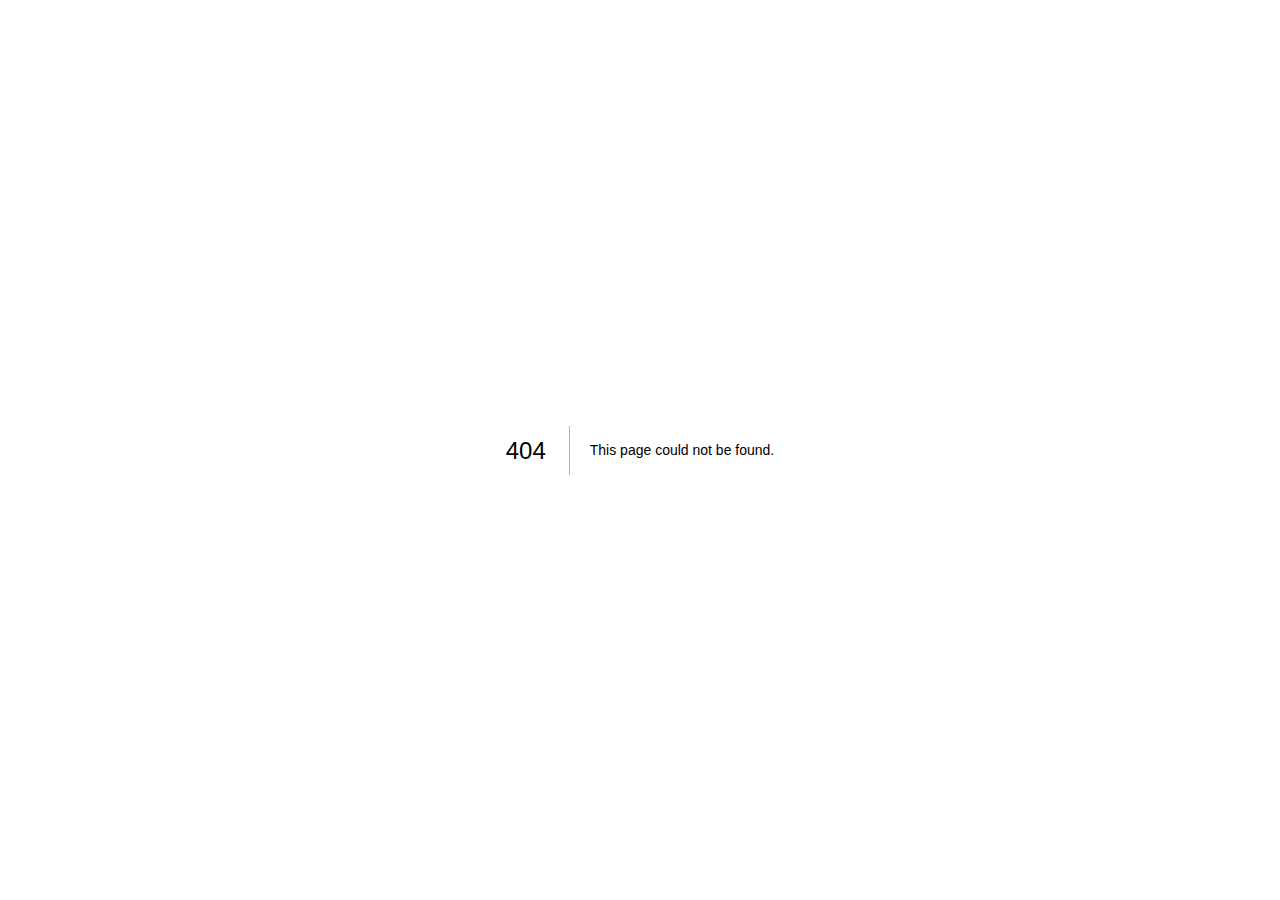
<file: 404/index.html>
<!DOCTYPE html><html lang="en"><head><meta charSet="utf-8"/><meta name="viewport" content="width=device-width"/><title>404: This page could not be found</title><meta name="next-head-count" content="3"/><link rel="preload" href="/_next/static/css/470d30064a8322d9.css" as="style"/><link rel="stylesheet" href="/_next/static/css/470d30064a8322d9.css" data-n-g=""/><noscript data-n-css=""></noscript><script defer="" nomodule="" src="/_next/static/chunks/polyfills-c67a75d1b6f99dc8.js"></script><script src="/_next/static/chunks/webpack-8fa1640cc84ba8fe.js" defer=""></script><script src="/_next/static/chunks/framework-2c79e2a64abdb08b.js" defer=""></script><script src="/_next/static/chunks/main-97927b8cd08b2c1f.js" defer=""></script><script src="/_next/static/chunks/pages/_app-9930903560e737ff.js" defer=""></script><script src="/_next/static/chunks/pages/_error-8353112a01355ec2.js" defer=""></script><script src="/_next/static/HxNd3PBQSs_fXljyhyMgi/_buildManifest.js" defer=""></script><script src="/_next/static/HxNd3PBQSs_fXljyhyMgi/_ssgManifest.js" defer=""></script></head><body><div id="__next"><div style="font-family:-apple-system, BlinkMacSystemFont, Roboto, &quot;Segoe UI&quot;, &quot;Fira Sans&quot;, Avenir, &quot;Helvetica Neue&quot;, &quot;Lucida Grande&quot;, sans-serif;height:100vh;text-align:center;display:flex;flex-direction:column;align-items:center;justify-content:center"><div><style>
                body { margin: 0; color: #000; background: #fff; }
                .next-error-h1 {
                  border-right: 1px solid rgba(0, 0, 0, .3);
                }

                @media (prefers-color-scheme: dark) {
                  body { color: #fff; background: #000; }
                  .next-error-h1 {
                    border-right: 1px solid rgba(255, 255, 255, .3);
                  }
                }</style><h1 class="next-error-h1" style="display:inline-block;margin:0;margin-right:20px;padding:0 23px 0 0;font-size:24px;font-weight:500;vertical-align:top;line-height:49px">404</h1><div style="display:inline-block;text-align:left;line-height:49px;height:49px;vertical-align:middle"><h2 style="font-size:14px;font-weight:normal;line-height:49px;margin:0;padding:0">This page could not be found<!-- -->.</h2></div></div></div></div><script id="__NEXT_DATA__" type="application/json">{"props":{"pageProps":{"statusCode":404}},"page":"/_error","query":{},"buildId":"HxNd3PBQSs_fXljyhyMgi","nextExport":true,"isFallback":false,"gip":true,"scriptLoader":[]}</script></body></html>
</file>
